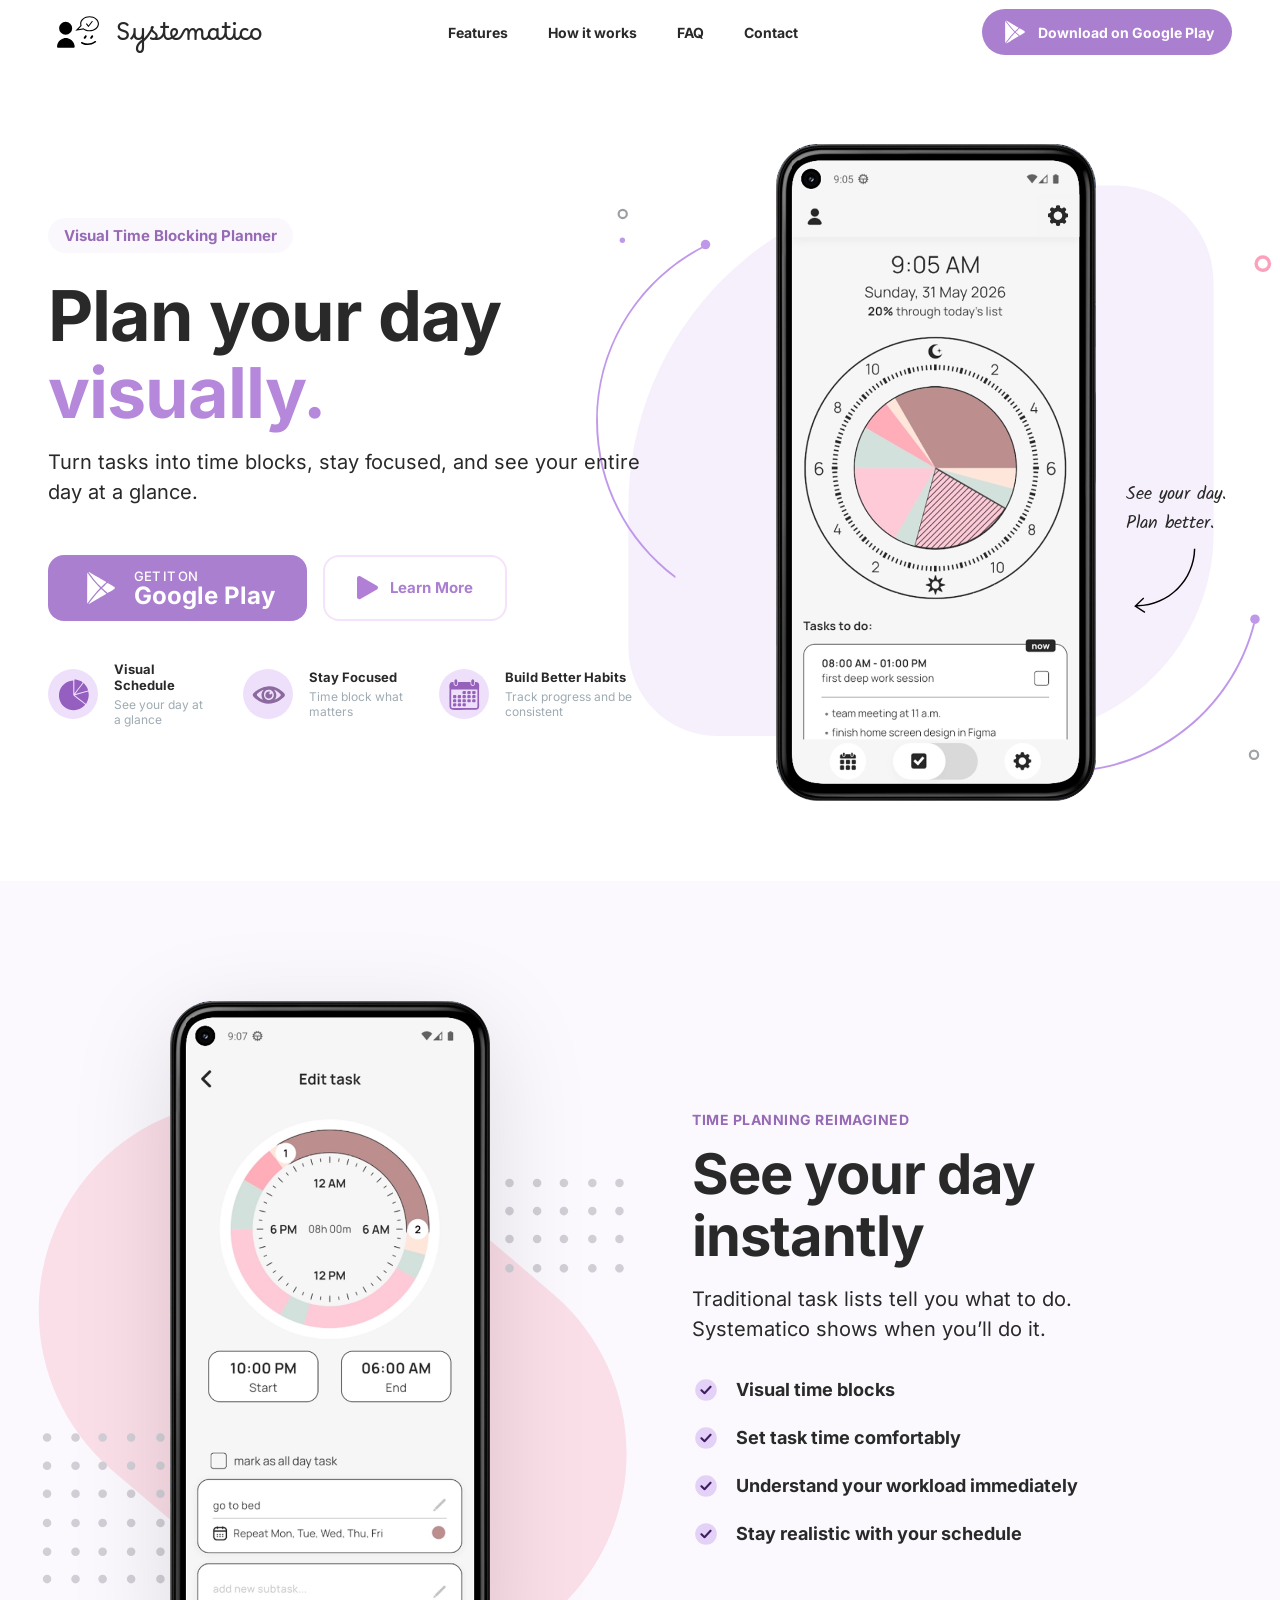
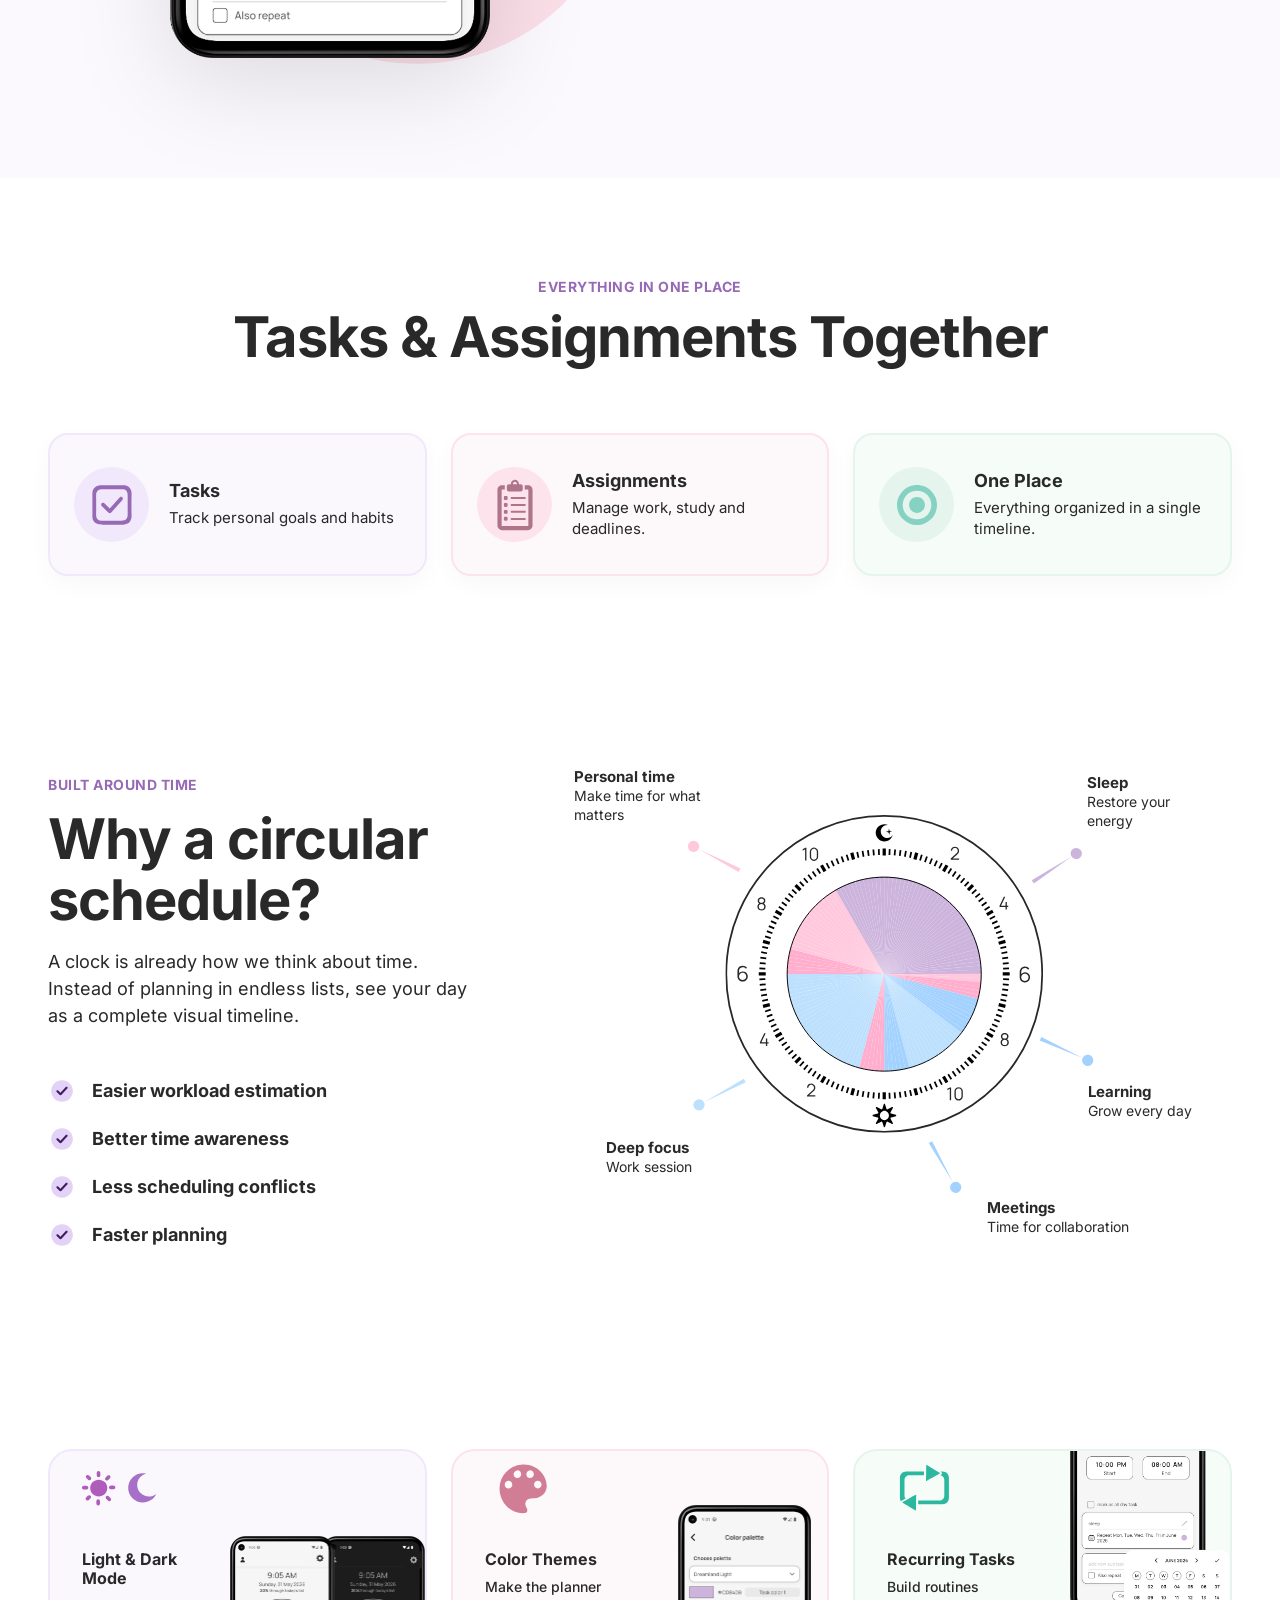
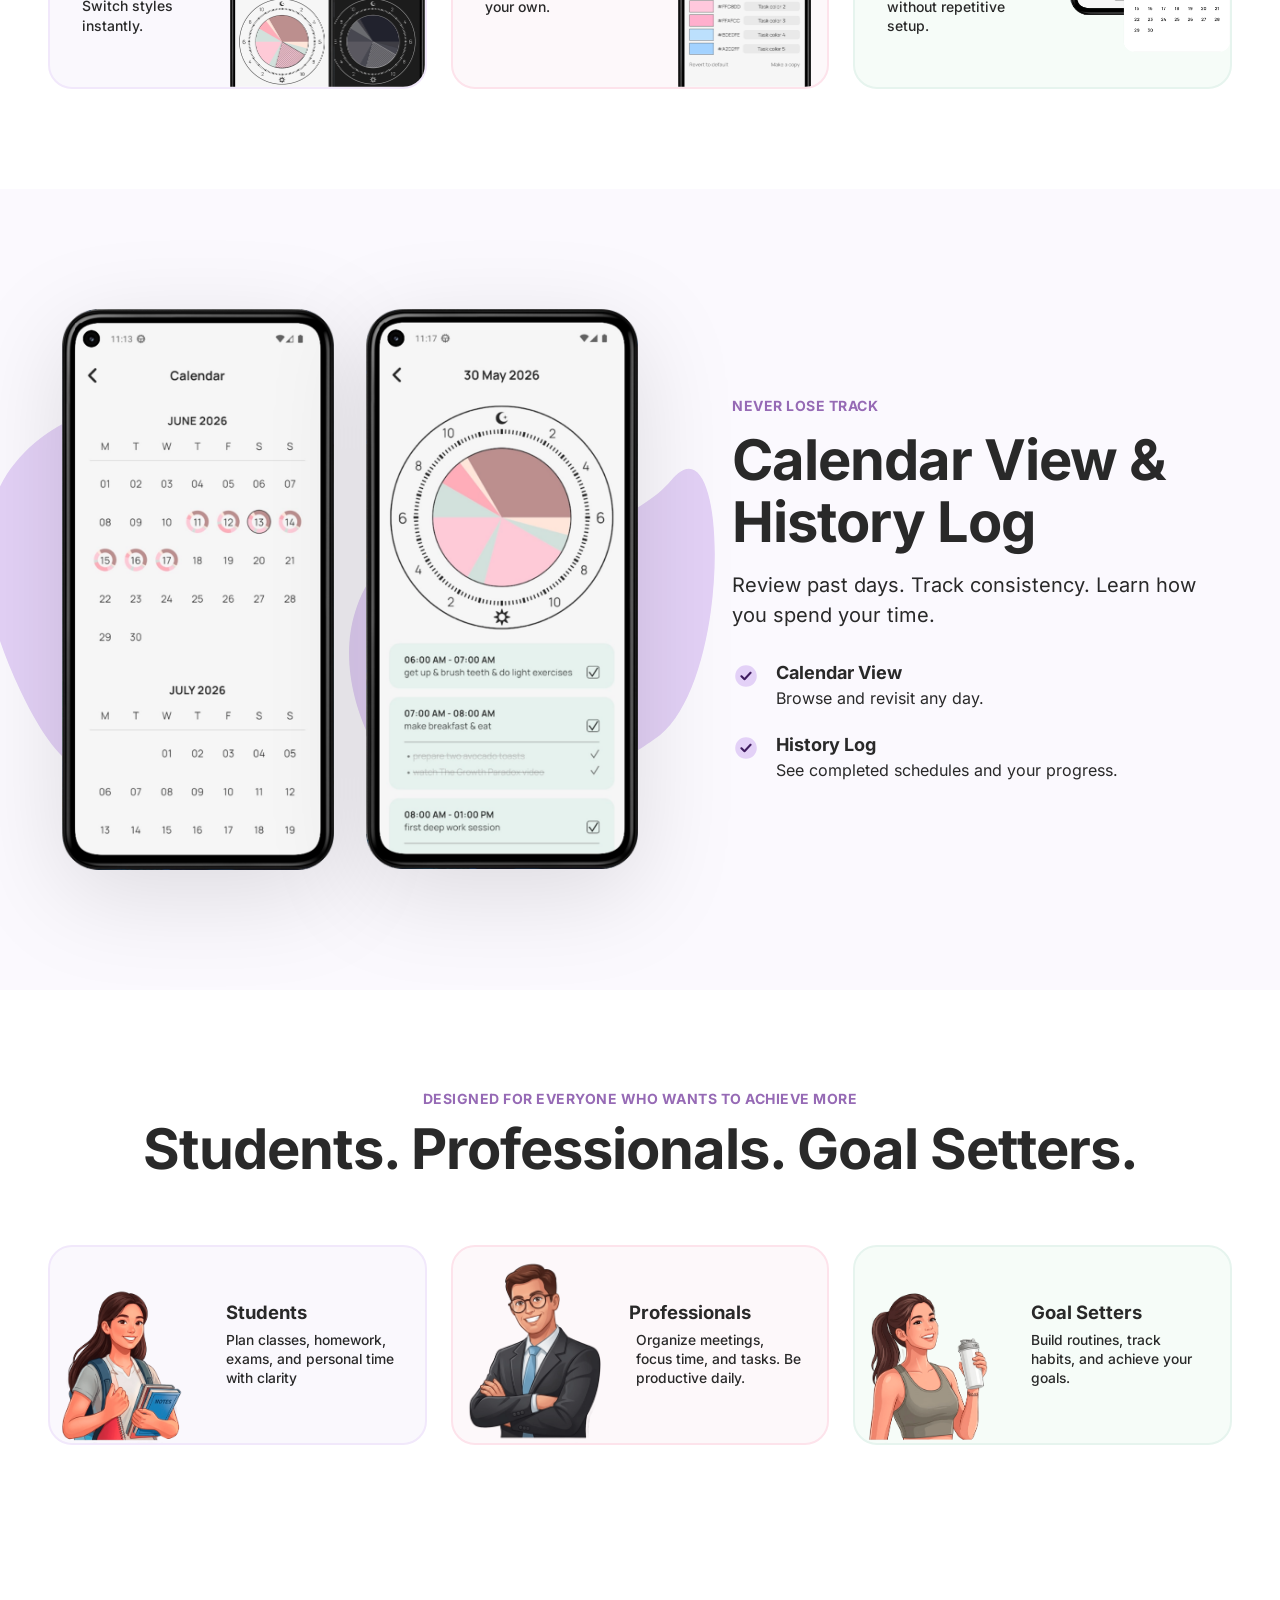
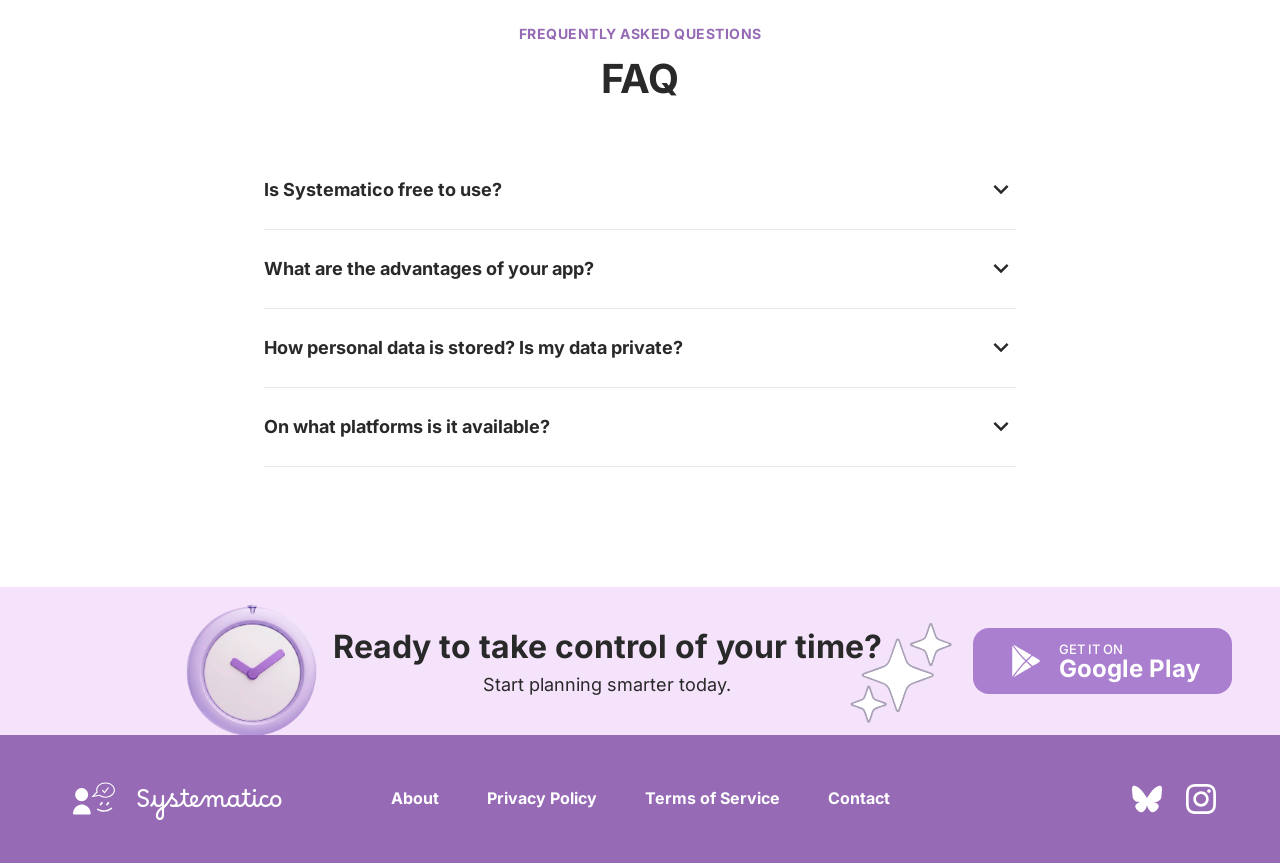
<file: index.html>
<!DOCTYPE html>
<html lang="en">
<head>
    <meta charset="UTF-8">
    <meta name="viewport" content="width=device-width, initial-scale=1.0">
    <meta name="color-scheme" content="light">

    <link rel="icon" type="image/png" href="assets/favicons/favicon-96x96.png" sizes="96x96" />
    <link rel="icon" type="image/svg+xml" href="assets/favicons/favicon.svg" />
    <link rel="apple-touch-icon" sizes="180x180" href="assets/favicons/apple-touch-icon.png" />
    <link rel="manifest" href="assets/favicons/site.webmanifest" />
    <link rel="shortcut icon" href="favicon.ico" />

    <title>Systematico</title>

    <link rel="preload" href="assets/fonts/inter-v20-cyrillic_latin-regular.woff2" as="font" type="font/woff2" crossorigin>
    <link rel="preload" href="assets/fonts/inter-v20-cyrillic_latin-500.woff2" as="font" type="font/woff2" crossorigin>
    <link rel="preload" href="assets/fonts/inter-v20-cyrillic_latin-700.woff2" as="font" type="font/woff2" crossorigin>

    <link rel="preload" href="assets/fonts/borel-v10-latin-regular.woff2" as="font" type="font/woff2" crossorigin>
    <link rel="preload" href="assets/fonts/kalam-v18-latin-regular.woff2" as="font" type="font/woff2" crossorigin>
    
    <link rel="stylesheet" href="css/global.css">
    <link rel="stylesheet" href="css/index.css">
</head>
<body>

    <header class="header">
    
        <a href="index.html" class="header__brand" aria-label="Systematico Home">
            <img class="header__logo-img" src="assets/images/logo.svg" width="60" height="60" alt="">
            <span class="header__title">Systematico</span>
        </a>

        <nav id="mobile-menu" class="header__navigation">
            <a href="#features" class="header__link">Features</a>
            <a href="#how-it-works" class="header__link">How it works</a>
            <a href="#faq" class="header__link">FAQ</a>
            <a href="#contact" class="header__link">Contact</a>
        </nav>

        <button class="download__btn download__btn--gpone" aria-label="Download">
            <img class="download__btn-img" src="assets/images/play-store-white.svg" width="30" height="30" alt="Google Play icon">
            <p class="download__btn__description">Download on Google Play</p>
        </button>

        <button class="header__burger-btn" aria-expanded="false" aria-controls="mobile-menu" aria-label="Open navigation menu">
            <img src="assets/images/burger_menu.svg" width="27" height="20" alt="" aria-hidden="true">
        </button>
        
    </header>
    
    <main class="main">

        <section class="plan-hero">
        
        <div class="plan-hero__text-content">
            
            <div class="plan-hero__header">
                <h4 class="plan-hero__subtitle">Visual Time Blocking Planner</h4>
                <h1 class="plan-hero__title">Plan your day <br><span style="color: var(--purple-500);">visually.</span></h1>
                <p class="plan-hero__description">Turn tasks into time blocks, stay focused, and see your entire day at a glance.</p>
            </div>

            <div class="plan-hero__actions">
                <a href="#" class="btn btn--google-play" aria-label="Download Systematico on Google Play">
                    <img class="download__btn-img" src="assets/images/play-store-white.svg" width="42" height="42" alt="" aria-hidden="true">
                    <div class="btn__text-group">
                        <span class="btn__text-small">GET IT ON</span>
                        <span class="btn__text-large">Google Play</span>
                    </div>
                </a>
                
                <a href="#learn-more" class="btn btn--learn-more">
                    <img src="assets/images/learn_more.svg" width="21" height="21" alt="" aria-hidden="true">
                    <span class="btn__text-default">Learn More</span>
                </a>
            </div>

            <ul class="plan-hero__features">
                <li class="feature-item">
                    <img class="feature-item__icon" src="assets/images/visual_schedule.svg" width="50" height="50" alt="" aria-hidden="true">
                    <div class="feature-item__text">
                        <h3 class="feature-item__title">Visual Schedule</h3>
                        <p class="feature-item__description">See your day at a glance</p>
                    </div>
                </li>
                <li class="feature-item">
                    <img class="feature-item__icon" src="assets/images/stay_focused.svg" width="50" height="50" alt="" aria-hidden="true">
                    <div class="feature-item__text">
                        <h3 class="feature-item__title">Stay Focused</h3>
                        <p class="feature-item__description">Time block what matters</p>
                    </div>
                </li>
                <li class="feature-item">
                    <img class="feature-item__icon" src="assets/images/build_better_habits.svg" width="50" height="50" alt="" aria-hidden="true">
                    <div class="feature-item__text">
                        <h3 class="feature-item__title">Build Better Habits</h3>
                        <p class="feature-item__description">Track progress and be consistent</p>
                    </div>
                </li>
            </ul>
            
        </div> 
        
        <div class="plan-hero__visual">
            
            <picture>
                <source media="(min-width: 1024px)" class="plan-hero__bg-graphic-desktop" srcset="assets/images/plan_your_day3.svg">
                <img class="plan-hero__bg-graphic" src="assets/images/plan_your_day_mobile.svg" width="375" height="475" alt="" aria-hidden="true">
            </picture>
            
            <img class="plan-hero__mockup" src="assets/images/phone_plan_your_day.png" width="248" height="509" alt="App interface displaying visual time blocks on a 24-hour circular dial">
            
            <p class="plan-hero__visual-caption">See your day.<br>Plan better.</p>

        </div>

    </section>

        <section class="feature-highlight" id="features">
    
            <div class="feature-highlight__content">
                <h3 class="feature-highlight__subtitle">TIME PLANNING REIMAGINED</h3>
                <h2 class="feature-highlight__title">See your day instantly</h2>
                <p class="feature-highlight__description">Traditional task lists tell you what to do. Systematico shows when you’ll do it.</p>
                
                <ul class="feature-highlight__checklist">
                    <li class="check-item">
                        <img class="check-item__icon" src="assets/images/check.svg" width="30" height="30" alt="" aria-hidden="true">
                        <span class="check-item__text">Visual time blocks</span>
                    </li>
                    <li class="check-item">
                        <img class="check-item__icon" src="assets/images/check.svg" width="30" height="30" alt="" aria-hidden="true">
                        <span class="check-item__text">Set task time comfortably</span>
                    </li>
                    <li class="check-item">
                        <img class="check-item__icon" src="assets/images/check.svg" width="30" height="30" alt="" aria-hidden="true">
                        <span class="check-item__text">Understand your workload immediately</span>
                    </li>
                    <li class="check-item">
                        <img class="check-item__icon" src="assets/images/check.svg" width="30" height="30" alt="" aria-hidden="true">
                        <span class="check-item__text">Stay realistic with your schedule</span>
                    </li>
                </ul>
            </div>

            <div class="feature-highlight__visual">
                <img class="feature-highlight__bg-graphic" src="assets/images/see_your_day_instantly.svg" width="459" height="459" alt="" aria-hidden="true">
                <img class="feature-highlight__mockup" src="assets/images/phone_see_your_day_instantly.png" width="247" height="509" alt="Systematico app screen editing a task on the circular 24-hour dial">
            </div>

        </section>

    <section class="features-overview">
    
        <div class="features-overview__header">
            <h3 class="features-overview__subtitle">EVERYTHING IN ONE PLACE</span>
            <h2 class="features-overview__title">Tasks & Assignments Together</h2>
        </div>

        <ul class="features-overview__cards">
            
            <li class="feature-card feature-card--tasks">
                <img class="feature-card__icon" src="assets/images/tasks.svg" width="75" height="75" alt="" aria-hidden="true">
                <div class="feature-card__text">
                    <h5 class="feature-card__title">Tasks</h5>
                    <p class="feature-card__description">Track personal goals and habits</p>
                </div>
            </li>

            <li class="feature-card feature-card--assignments">
                <img class="feature-card__icon" src="assets/images/assingments.svg" width="75" height="75" alt="" aria-hidden="true">
                <div class="feature-card__text">
                    <h5 class="feature-card__title">Assignments</h5>
                    <p class="feature-card__description">Manage work, study and deadlines.</p>
                </div>
            </li>

            <li class="feature-card feature-card--one-place">
                <img class="feature-card__icon" src="assets/images/one_place.svg" width="75" height="75" alt="" aria-hidden="true">
                <div class="feature-card__text">
                    <h5 class="feature-card__title">One Place</h5>
                    <p class="feature-card__description">Everything organized in a single timeline.</p>
                </div>
            </li>

        </ul>

    </section>

    <section class="circular-rationale" id="how-it-works">
    
        <div class="circular-rationale__header">
            <h3 class="circular-rationale__subtitle">BUILT AROUND TIME</h3>
            <h2 class="circular-rationale__title">Why a circular schedule?</h2>
            <p class="circular-rationale__description">A clock is already how we think about time. Instead of planning in endless lists, see your day as a complete visual timeline.</p>
        </div>

        <div class="circular-rationale__visual">
            
            <picture>
                <source media="(min-width: 750px)" srcset="assets/images/why_a_circular_schedule_desktop.svg">
                <img class="circular-rationale__clock-img" src="assets/images/why_a_circular_schedule_mobile.svg" width="316" height="316" alt="A 24-hour circular timeline visualizing tasks as colored blocks">
            </picture>

            <div class="circular-rationale__callouts" aria-hidden="true">
                <div class="callout callout--sleep">
                    <span class="callout__title">Sleep</span>
                    <span class="callout__text">Restore your<br>energy</span>
                </div>
                <div class="callout callout--learning">
                    <span class="callout__title">Learning</span>
                    <span class="callout__text">Grow every day</span>
                </div>
                <div class="callout callout--meetings">
                    <span class="callout__title">Meetings</span>
                    <span class="callout__text">Time for collaboration</span>
                </div>
                <div class="callout callout--focus">
                    <span class="callout__title">Deep focus</span>
                    <span class="callout__text">Work session</span>
                </div>
                <div class="callout callout--personal">
                    <span class="callout__title">Personal time</span>
                    <span class="callout__text">Make time for what<br>matters</span>
                </div>
            </div>

        </div>

        <ul class="circular-rationale__benefits">
            <li class="check-item">
                <img class="check-item__icon" src="assets/images/check.svg" width="30" height="30" alt="" aria-hidden="true">
                <span class="check-item__text">Easier workload estimation</span>
            </li>
            <li class="check-item">
                <img class="check-item__icon" src="assets/images/check.svg" width="30" height="30" alt="" aria-hidden="true">
                <span class="check-item__text">Better time awareness</span>
            </li>
            <li class="check-item">
                <img class="check-item__icon" src="assets/images/check.svg" width="30" height="30" alt="" aria-hidden="true">
                <span class="check-item__text">Less scheduling conflicts</span>
            </li>
            <li class="check-item">
                <img class="check-item__icon" src="assets/images/check.svg" width="30" height="30" alt="" aria-hidden="true">
                <span class="check-item__text">Faster planning</span>
            </li>
        </ul>

    </section>

    <section class="additional-features">
        <ul class="additional-features__grid">
            
            <li class="feature-card feature-card--light-dark">
                <div class="feature-card__content feature-card__content-highlight">
                    <img class="feature-card__icon" src="assets/images/light_dark_mode_icon.svg" width="54" height="25" alt="" aria-hidden="true">
                    <h5 class="feature-card__title feature-card__title-highlight">Light & Dark Mode</h5>
                    <p class="feature-card__description feature-card__description-highlight">Switch styles instantly.</p>
                </div>
                <img class="feature-card__mockup" src="assets/images/phone_light_dark_mode.png" width="195" height="150" alt="Systematico app shown in both light and dark modes side-by-side">
            </li>

            <li class="feature-card feature-card--recurring">
                <div class="feature-card__content">
                    <img class="feature-card__icon" src="assets/images/recurring_tasks_icon.svg" width="57" height="57" alt="" aria-hidden="true">
                    <h5 class="feature-card__title">Recurring Tasks</h5>
                    <p class="feature-card__description">Build routines without repetitive setup.</p>
                </div>
                <img class="feature-card__mockup feature-card__mockup-highlight" src="assets/images/phone_recurring_tasks.png" width="152" height="190" alt="Systematico app interface for setting up repeating tasks on specific days of the week">
            </li>

            <li class="feature-card feature-card--themes">
                <div class="feature-card__content">
                    <img class="feature-card__icon" src="assets/images/color_themes_icon.svg" width="36" height="37" alt="" aria-hidden="true">
                    <h5 class="feature-card__title">Color Themes</h5>
                    <p class="feature-card__description">Make the planner your own.</p>
                    <img class="feature-card__swatches" src="assets/images/color_themes_footer_icon.svg" alt="" aria-hidden="true">
                </div>
                <img class="feature-card__mockup" src="assets/images/phone_color_themes.png" width="133" height="182" alt="Systematico app color palette selection screen">
            </li>

        </ul>
    </section>

    <section class="history-tracking">
        
        <div class="history-tracking__content">
            <h3 class="history-tracking__subtitle">NEVER LOSE TRACK</h3>
            <h2 class="history-tracking__title">Calendar View & History Log</h2>
            <p class="history-tracking__description">Review past days. Track consistency. Learn how you spend your time.</p>
            
            <ul class="history-tracking__features">
                <li class="check-feature">
                    <img class="check-feature__icon" src="assets/images/check.svg" width="30" height="30" alt="" aria-hidden="true">
                    <div class="check-feature__text">
                        <h5 class="check-feature__title">Calendar View</h5>
                        <p class="check-feature__description">Browse and revisit any day.</p>
                    </div>
                </li>
                <li class="check-feature">
                    <img class="check-feature__icon" src="assets/images/check.svg" width="30" height="30" alt="" aria-hidden="true">
                    <div class="check-feature__text">
                        <h5 class="check-feature__title">History Log</h5>
                        <p class="check-feature__description">See completed schedules and your progress.</p>
                    </div>
                </li>
            </ul>
        </div>

        <div class="history-tracking__visual">
            
            <picture>
                <source media="(min-width: 750px)" srcset="assets/images/calendar_view_history_log_desktop.svg">
                <img class="history-tracking__bg" src="assets/images/calendar_view_history_log_mobile.svg" width="364" height="494" alt="" aria-hidden="true">
            </picture>

            <img class="history-tracking__phone history-tracking__phone--calendar" src="assets/images/phone_calendar_view.png" width="246" height="508" alt="Systematico calendar view showing habit consistency rings">
            <img class="history-tracking__phone history-tracking__phone--history" src="assets/images/phone_history_log.png" width="296" height="610" alt="Systematico daily history log displaying a completed circular schedule">
            
        </div>

    </section>

    <section class="target-audience">
        
        <div class="target-audience__header">
            <h3 class="target-audience__subtitle">DESIGNED FOR EVERYONE WHO WANTS TO ACHIEVE MORE</h3>
            <h2 class="target-audience__title">Students. Professionals. Goal Setters.</h2>
        </div>

        <ul class="target-audience__cards">
            
            <li class="audience-card audience-card--students">
                <div class="audience-card__text">
                    <h5 class="audience-card__title">Students</h5>
                    <p class="audience-card__description">Plan classes, homework, exams, and personal time with clarity</p>
                </div>
                <img class="audience-card__image" src="assets/images/students.png" width="126" height="136" alt="Illustration of a smiling student holding books">
            </li>

            <li class="audience-card audience-card--professionals">
                <div class="audience-card__text">
                    <h5 class="audience-card__title">Professionals</h5>
                    <p class="audience-card__description audience-card__description-highlight">Organize meetings, focus time, and tasks. Be productive daily.</p>
                </div>
                <img class="audience-card__image" src="assets/images/professionals.png" width="129" height="150" alt="Illustration of a professional in a suit smiling">
            </li>

            <li class="audience-card audience-card--goal-setters">
                <div class="audience-card__text">
                    <h5 class="audience-card__title">Goal Setters</h5>
                    <p class="audience-card__description">Build routines, track habits, and achieve your goals.</p>
                </div>
                <img class="audience-card__image" src="assets/images/goal_setters.png" width="125" height="139" alt="Illustration of a fit woman holding a shaker bottle">
            </li>

        </ul>
    </section>

    <section class="faq" id="faq">
        
        <div class="faq__header">
            <h3 class="faq__subtitle">FREQUENTLY ASKED QUESTIONS</h3>
            <h2 class="faq__title">FAQ</h2>
        </div>

        <ul class="faq__list">
            
            <li class="faq-item">
                <button class="faq-item__header" aria-expanded="false">
                    <h5 class="faq-item__question">Is Systematico free to use?</h5>
                    <img class="faq-item__icon" src="assets/images/keyboard_arrow_down.svg" width="30" height="30" alt="" aria-hidden="true">
                </button>
                <div class="faq-item__content">
                    <div class="faq-item__inner">
                        <p>Yes. Systematico is completely free to use, with all core features available at no cost.</p>
                    </div>
                </div>
            </li>

            <li class="faq-item">
                <button class="faq-item__header" aria-expanded="false">
                    <h5 class="faq-item__question">What are the advantages of your app?</h5>
                    <img class="faq-item__icon" src="assets/images/keyboard_arrow_down.svg" width="30" height="30" alt="" aria-hidden="true">
                </button>
                <div class="faq-item__content">
                    <div class="faq-item__inner">
                        <p>Systematico helps you visualize your entire day using a unique 24-hour clock dial. Unlike traditional to-do lists, you can assign specific time blocks to tasks and instantly see how your schedule is distributed throughout the day. This makes planning more realistic, organized, and intuitive.</p>
                    </div>
                </div>
            </li>

            <li class="faq-item">
                <button class="faq-item__header" aria-expanded="false">
                    <h5 class="faq-item__question">How personal data is stored? Is my data private?</h5>
                    <img class="faq-item__icon" src="assets/images/keyboard_arrow_down.svg" width="30" height="30" alt="" aria-hidden="true">
                </button>
                <div class="faq-item__content">
                    <div class="faq-item__inner">
                        <p>Yes. Your data is stored locally on your device, meaning it remains under your control and is not uploaded to external servers. Only you have access to your schedules, tasks, and personal information.</p>
                    </div>
                </div>
            </li>

            <li class="faq-item">
                <button class="faq-item__header" aria-expanded="false">
                    <h5 class="faq-item__question">On what platforms is it available?</h5>
                    <img class="faq-item__icon" src="assets/images/keyboard_arrow_down.svg" width="30" height="30" alt="" aria-hidden="true">
                </button>
                <div class="faq-item__content">
                    <div class="faq-item__inner">
                        <p>Systematico is currently available for Android devices through Google Play. A desktop version is in development. Support for iPhone and iOS is not planned for the near future.</p>
                    </div>
                </div>
            </li>

        </ul>
    </section>

    <section class="cta-banner">
        
        <div class="cta-banner__content">
            <h2 class="cta-banner__title">Ready to take control of your time?</h2>
            <p class="cta-banner__subtitle">Start planning smarter today.</p>
        </div>

        <!-- <img class="cta-banner__graphic cta-banner__graphic--clock cta-banner__graphic--clock-background" src="assets/images/background-clock.svg" width="192" height="180" alt="Clock image" aria-hidden="true"> -->
        <img class="cta-banner__graphic cta-banner__graphic--clock" src="assets/images/clock_image-cropped.png" width="192" height="180" alt="Clock image" aria-hidden="true">
        <img class="cta-banner__graphic cta-banner__graphic--stars" src="assets/images/stars.svg" width="123" height="123" alt="Stars image" aria-hidden="true">

        <a href="#" class="btn btn--google-play cta-banner__btn" aria-label="Download Systematico on Google Play">
            <img class="download__btn-img" src="assets/images/play-store-white.svg" width="42" height="42" alt="" aria-hidden="true">
            <div class="btn__text-group">
                <span class="btn__text-small">GET IT ON</span>
                <span class="btn__text-large">Google Play</span>
            </div>
        </a>

    </section>

    </main>

    <footer class="footer" id="contact">
        
        <a href="index.html" class="footer__brand" aria-label="Systematico Home">
            <img class="footer__logo" src="assets/images/logo-white.svg" width="60" height="60" alt="" aria-hidden="true">
            <span class="footer__title">Systematico</span>
        </a>

        <nav class="footer__nav" aria-label="Footer Navigation">
            <a href="about.html" class="footer__link">About</a>
            <a href="privacy-policy.html" class="footer__link">Privacy Policy</a>
            <a href="terms-of-service.html" class="footer__link">Terms of Service</a>
            <a href="contact.html" class="footer__link">Contact</a>
        </nav>

        <div class="footer__socials">
            <a href="https://bsky.app/profile/systematico.bsky.social" class="social-link" target="_blank" rel="noopener noreferrer">
                <img src="assets/images/bluesky.svg" width="30" height="30" alt="Systematico on Bluesky">
            </a>
            <a href="https://www.instagram.com/systematicoapp/" class="social-link" target="_blank" rel="noopener noreferrer">
                <img src="assets/images/icon-instagram.svg" width="30" height="30" alt="Systematico on Instagram">
            </a>
        </div>

    </footer>

    <script src="app.js"></script>

</body>
</html>
</file>
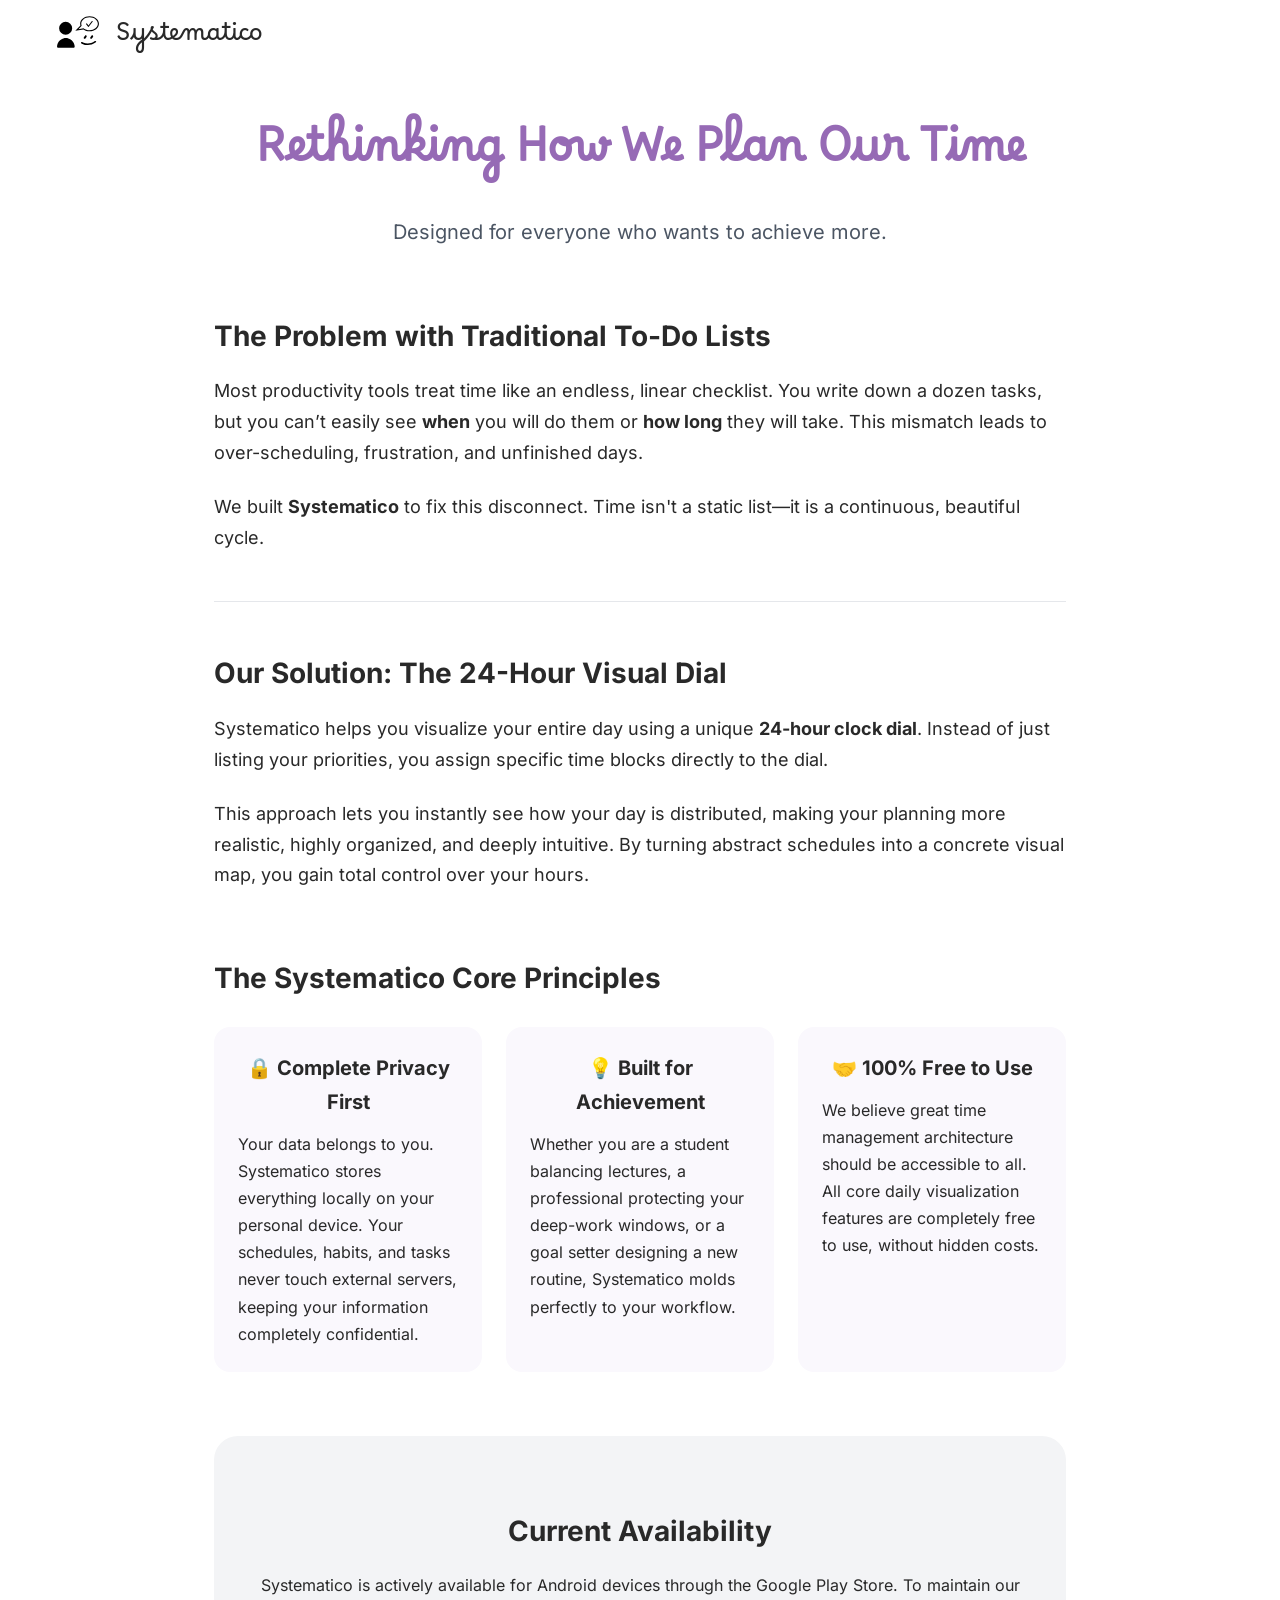
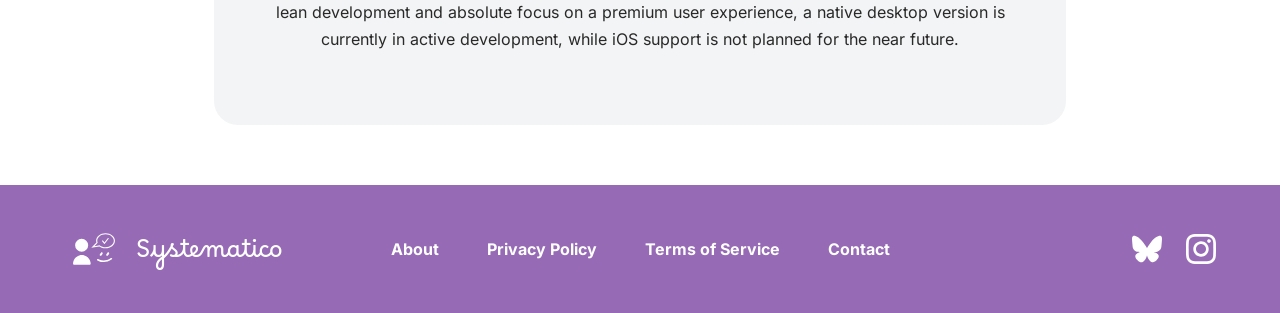
<file: about.html>
<!DOCTYPE html>
<html lang="en">
<head>
    <meta charset="UTF-8">
    <meta name="viewport" content="width=device-width, initial-scale=1.0">
    <meta name="color-scheme" content="light">

    <link rel="icon" type="image/png" href="assets/favicons/favicon-96x96.png" sizes="96x96" />
    <link rel="icon" type="image/svg+xml" href="assets/favicons/favicon.svg" />
    <link rel="apple-touch-icon" sizes="180x180" href="assets/favicons/apple-touch-icon.png" />
    <link rel="manifest" href="assets/favicons/site.webmanifest" />
    <link rel="shortcut icon" href="favicon.ico" />

    <title>Systematico</title>

    <link rel="preload" href="assets/fonts/inter-v20-cyrillic_latin-regular.woff2" as="font" type="font/woff2" crossorigin>
    <link rel="preload" href="assets/fonts/inter-v20-cyrillic_latin-500.woff2" as="font" type="font/woff2" crossorigin>
    <link rel="preload" href="assets/fonts/inter-v20-cyrillic_latin-700.woff2" as="font" type="font/woff2" crossorigin>

    <link rel="preload" href="assets/fonts/borel-v10-latin-regular.woff2" as="font" type="font/woff2" crossorigin>
    <link rel="preload" href="assets/fonts/kalam-v18-latin-regular.woff2" as="font" type="font/woff2" crossorigin>
    
    <link rel="stylesheet" href="css/global.css">
    <link rel="stylesheet" href="css/about.css">
</head>
<body>

    <header class="header">
    
        <a href="index.html" class="header__brand" aria-label="Systematico Home">
            <img class="header__logo-img" src="assets/images/logo.svg" width="60" height="60" alt="">
            <span class="header__title">Systematico</span>
        </a>
        
    </header>

    <main class="about-page">
        
        <section class="about-hero">
            <h1 class="about-hero__title">Rethinking How We Plan Our Time</h1>
            <p class="about-hero__subtitle">Designed for everyone who wants to achieve more.</p>
        </section>

        <section class="about-content">
            <div class="about-content__container">
                <h2>The Problem with Traditional To-Do Lists</h2>
                <p>
                    Most productivity tools treat time like an endless, linear checklist. You write down a dozen tasks, but you can’t easily see <strong>when</strong> you will do them or <strong>how long</strong> they will take. This mismatch leads to over-scheduling, frustration, and unfinished days. 
                </p>
                <p>
                    We built <strong>Systematico</strong> to fix this disconnect. Time isn't a static list—it is a continuous, beautiful cycle.
                </p>

                <hr class="about-divider">

                <h2>Our Solution: The 24-Hour Visual Dial</h2>
                <p>
                    Systematico helps you visualize your entire day using a unique <strong>24-hour clock dial</strong>. Instead of just listing your priorities, you assign specific time blocks directly to the dial. 
                </p>
                <p>
                    This approach lets you instantly see how your day is distributed, making your planning more realistic, highly organized, and deeply intuitive. By turning abstract schedules into a concrete visual map, you gain total control over your hours.
                </p>
            </div>
        </section>

        <section class="about-values">
            <h2>The Systematico Core Principles</h2>
            <div class="values-grid">
                <div class="value-card">
                    <h3>🔒 Complete Privacy First</h3>
                    <p>Your data belongs to you. Systematico stores everything locally on your personal device. Your schedules, habits, and tasks never touch external servers, keeping your information completely confidential.</p>
                </div>
                <div class="value-card">
                    <h3>💡 Built for Achievement</h3>
                    <p>Whether you are a student balancing lectures, a professional protecting your deep-work windows, or a goal setter designing a new routine, Systematico molds perfectly to your workflow.</p>
                </div>
                <div class="value-card">
                    <h3>🤝 100% Free to Use</h3>
                    <p>We believe great time management architecture should be accessible to all. All core daily visualization features are completely free to use, without hidden costs.</p>
                </div>
            </div>
        </section>

        <section class="about-status">
            <h2>Current Availability</h2>
            <p>Systematico is actively available for Android devices through the Google Play Store. To maintain our lean development and absolute focus on a premium user experience, a native desktop version is currently in active development, while iOS support is not planned for the near future.</p>
        </section>

    </main>

   <footer class="footer" id="contact">
        
        <a href="index.html" class="footer__brand" aria-label="Systematico Home">
            <img class="footer__logo" src="assets/images/logo-white.svg" width="60" height="60" alt="" aria-hidden="true">
            <span class="footer__title">Systematico</span>
        </a>

        <nav class="footer__nav" aria-label="Footer Navigation">
            <a href="about.html" class="footer__link">About</a>
            <a href="privacy-policy.html" class="footer__link">Privacy Policy</a>
            <a href="terms-of-service.html" class="footer__link">Terms of Service</a>
            <a href="contact.html" class="footer__link">Contact</a>
        </nav>

        <div class="footer__socials">
            <a href="https://bsky.app/profile/systematico.bsky.social" class="social-link" target="_blank" rel="noopener noreferrer">
                <img src="assets/images/bluesky.svg" width="30" height="30" alt="Systematico on Bluesky">
            </a>
            <a href="https://www.instagram.com/systematicoapp/" class="social-link" target="_blank" rel="noopener noreferrer">
                <img src="assets/images/icon-instagram.svg" width="30" height="30" alt="Systematico on Instagram">
            </a>
        </div>

    </footer>
</body>
</html>
</file>
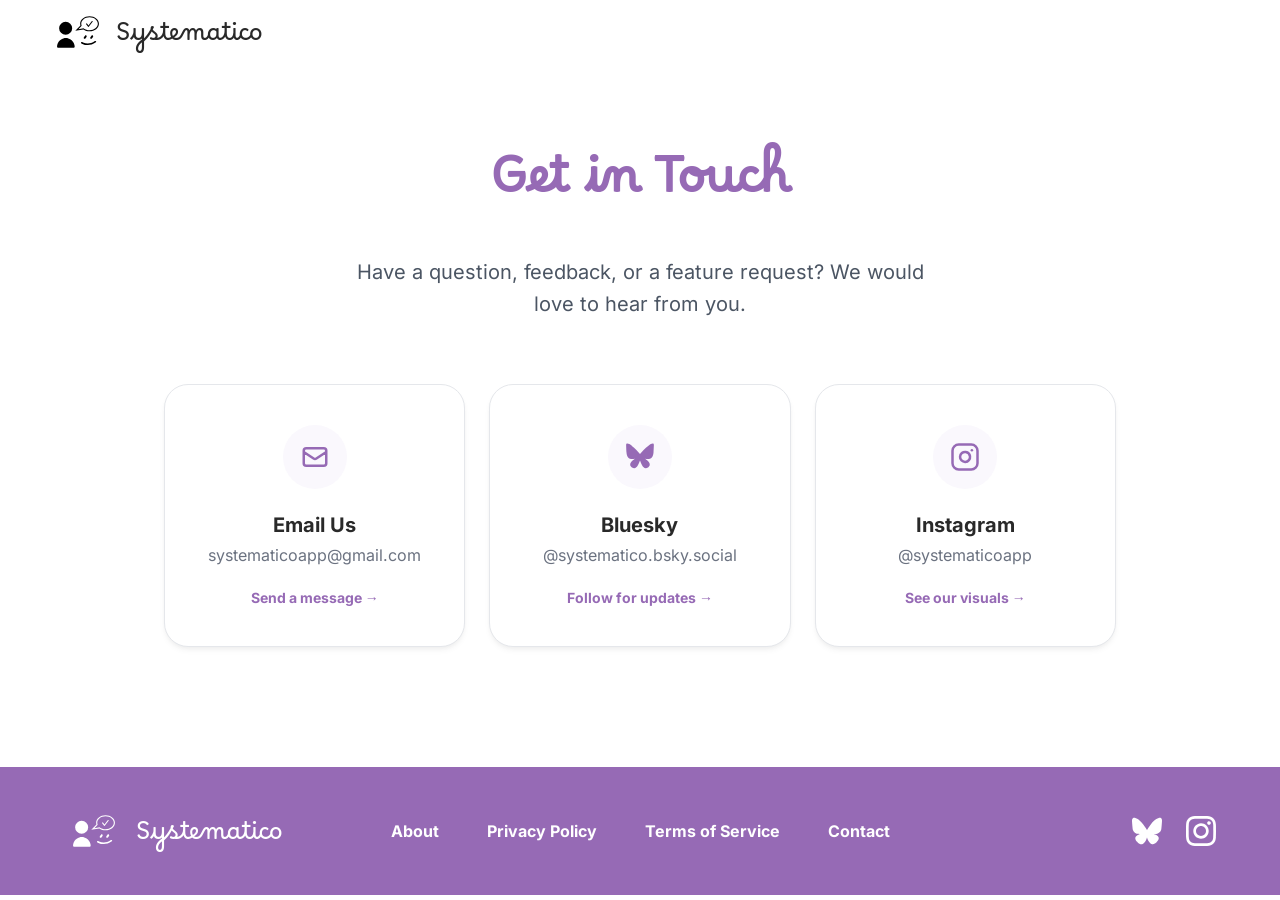
<file: contact.html>
<!DOCTYPE html>
<html lang="en">
<head>
    <meta charset="UTF-8">
    <meta name="viewport" content="width=device-width, initial-scale=1.0">
    <meta name="color-scheme" content="light">

    <link rel="icon" type="image/png" href="assets/favicons/favicon-96x96.png" sizes="96x96" />
    <link rel="icon" type="image/svg+xml" href="assets/favicons/favicon.svg" />
    <link rel="apple-touch-icon" sizes="180x180" href="assets/favicons/apple-touch-icon.png" />
    <link rel="manifest" href="assets/favicons/site.webmanifest" />
    <link rel="shortcut icon" href="favicon.ico" />

    <title>Systematico</title>

    <link rel="preload" href="assets/fonts/inter-v20-cyrillic_latin-regular.woff2" as="font" type="font/woff2" crossorigin>
    <link rel="preload" href="assets/fonts/inter-v20-cyrillic_latin-500.woff2" as="font" type="font/woff2" crossorigin>
    <link rel="preload" href="assets/fonts/inter-v20-cyrillic_latin-700.woff2" as="font" type="font/woff2" crossorigin>

    <link rel="preload" href="assets/fonts/borel-v10-latin-regular.woff2" as="font" type="font/woff2" crossorigin>
    <link rel="preload" href="assets/fonts/kalam-v18-latin-regular.woff2" as="font" type="font/woff2" crossorigin>
    
    <link rel="stylesheet" href="css/global.css">
    <link rel="stylesheet" href="css/contact.css">
</head>
<body>

        <header class="header">
        
            <a href="index.html" class="header__brand" aria-label="Systematico Home">
                <img class="header__logo-img" src="assets/images/logo.svg" width="60" height="60" alt="">
                <span class="header__title">Systematico</span>
            </a>
            
        </header>

        <main class="contact-page">
        
        <section class="contact-hero">
            <h1 class="contact-hero__title">Get in Touch</h1>
            <p class="contact-hero__subtitle">Have a question, feedback, or a feature request? We would love to hear from you.</p>
        </section>

        <section class="contact-methods">
            <div class="contact-grid">
                
                <a href="mailto:systematicoapp@gmail.com" class="contact-card" id="email-card">
                    <div class="contact-card__icon-wrapper">
                        <svg class="contact-card__icon" fill="none" stroke="currentColor" viewBox="0 0 24 24" xmlns="http://www.w3.org/2000/svg"><path stroke-linecap="round" stroke-linejoin="round" stroke-width="2" d="M3 8l7.89 5.26a2 2 0 002.22 0L21 8M5 19h14a2 2 0 002-2V7a2 2 0 00-2-2H5a2 2 0 00-2 2v10a2 2 0 002 2z"></path></svg>
                    </div>
                    <h2 class="contact-card__title">Email Us</h2>
                    <p class="contact-card__detail">systematicoapp@gmail.com</p>
                    <!-- Add a specific class to the action text span below -->
                    <span class="contact-card__action contact-card__action-text">Send a message &rarr;</span>
                </a>

                <!-- Bluesky Card -->
                <a href="https://bsky.app/profile/systematico.bsky.social" target="_blank" rel="noopener noreferrer" class="contact-card">
                    <div class="contact-card__icon-wrapper">
                        <!-- Clean, inline Bluesky SVG -->
                        <svg class="contact-card__icon" viewBox="0 0 512 512" width="32" height="32" fill="currentColor" xmlns="http://www.w3.org/2000/svg">
                            <path d="M111.8 62.2C170.2 105.9 226.4 169.7 256 203c29.6-33.3 85.8-97.1 144.2-140.8C446.6 29.2 492.5 8.5 492.5 53.4c0 10.3-3.1 82.6-5 115.8-6.1 106.5-54.8 132.3-144.7 116.3 82.3 54.4 102.8 107.5 56.4 143.6-83 64.6-121.7-53.9-143.2-111.9-21.5 57.9-60.2 176.5-143.2 111.9-46.4-36.2-25.9-89.2 56.4-143.6-89.9 16-138.6-9.8-144.7-116.3-1.9-33.2-5-105.5-5-115.8 0-45 45.9-24.2 99.2 8.8z"/>
                        </svg>
                    </div>
                    <h2 class="contact-card__title">Bluesky</h2>
                    <p class="contact-card__detail">@systematico.bsky.social</p>
                    <span class="contact-card__action">Follow for updates &rarr;</span>
                </a>

                <!-- Instagram Card -->
                <a href="https://www.instagram.com/systematicoapp/" target="_blank" rel="noopener noreferrer" class="contact-card">
                    <div class="contact-card__icon-wrapper">
                        <!-- Clean, inline Instagram SVG -->
                        <svg class="contact-card__icon" viewBox="0 0 24 24" width="32" height="32" fill="none" stroke="currentColor" stroke-width="2" stroke-linecap="round" stroke-linejoin="round" xmlns="http://www.w3.org/2000/svg">
                            <rect x="2" y="2" width="20" height="20" rx="5" ry="5"></rect>
                            <path d="M16 11.37A4 4 0 1 1 12.63 8 4 4 0 0 1 16 11.37z"></path>
                            <line x1="17.5" y1="6.5" x2="17.51" y2="6.5"></line>
                        </svg>
                    </div>
                    <h2 class="contact-card__title">Instagram</h2>
                    <p class="contact-card__detail">@systematicoapp</p>
                    <span class="contact-card__action">See our visuals &rarr;</span>
                </a>

            </div>
        </section>

    </main>

       <footer class="footer" id="contact">
        
        <a href="index.html" class="footer__brand" aria-label="Systematico Home">
            <img class="footer__logo" src="assets/images/logo-white.svg" width="60" height="60" alt="" aria-hidden="true">
            <span class="footer__title">Systematico</span>
        </a>

        <nav class="footer__nav" aria-label="Footer Navigation">
            <a href="about.html" class="footer__link">About</a>
            <a href="privacy-policy.html" class="footer__link">Privacy Policy</a>
            <a href="terms-of-service.html" class="footer__link">Terms of Service</a>
            <a href="contact.html" class="footer__link">Contact</a>
        </nav>

        <div class="footer__socials">
            <a href="https://bsky.app/profile/systematico.bsky.social" class="social-link" target="_blank" rel="noopener noreferrer">
                <img src="assets/images/bluesky.svg" width="30" height="30" alt="Systematico on Bluesky">
            </a>
            <a href="https://www.instagram.com/systematicoapp/" class="social-link" target="_blank" rel="noopener noreferrer">
                <img src="assets/images/icon-instagram.svg" width="30" height="30" alt="Systematico on Instagram">
            </a>
        </div>

    </footer>

    <script src="app.js"></script>
</body>
</html>
</file>
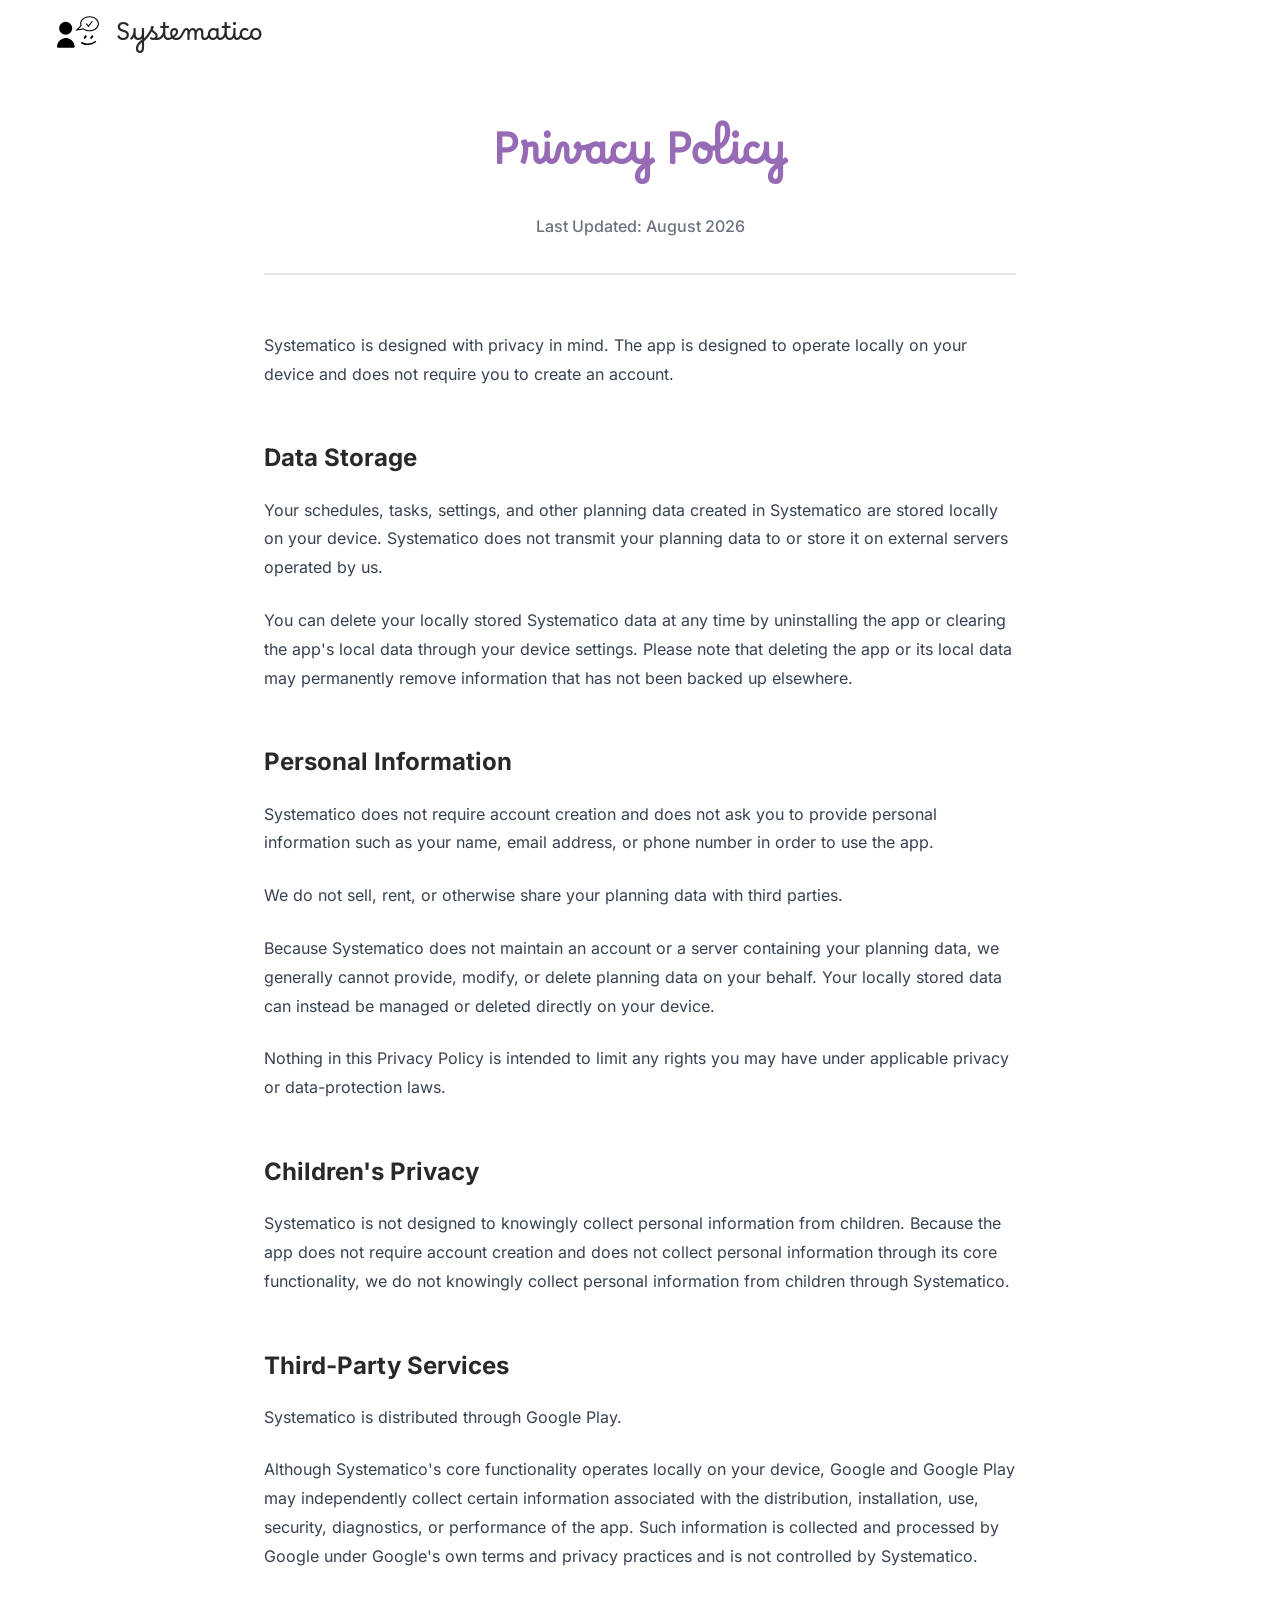
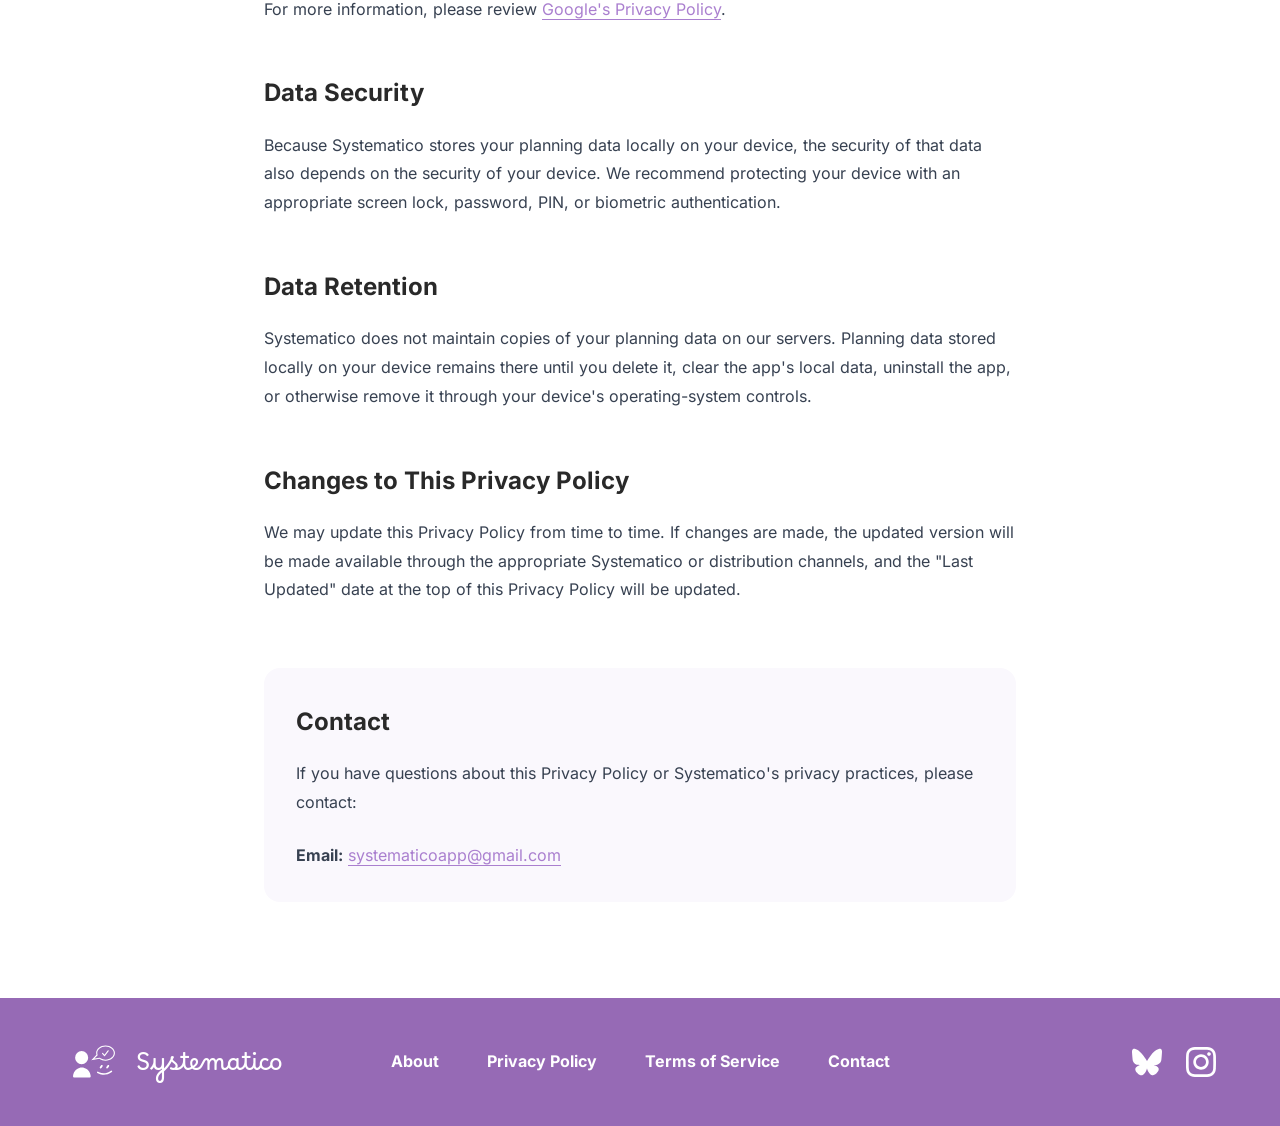
<file: privacy-policy.html>
<!DOCTYPE html>
<html lang="en">
<head>
    <meta charset="UTF-8">
    <meta name="viewport" content="width=device-width, initial-scale=1.0">
    <meta name="color-scheme" content="light">

    <link rel="icon" type="image/png" href="assets/favicons/favicon-96x96.png" sizes="96x96" />
    <link rel="icon" type="image/svg+xml" href="assets/favicons/favicon.svg" />
    <link rel="apple-touch-icon" sizes="180x180" href="assets/favicons/apple-touch-icon.png" />
    <link rel="manifest" href="assets/favicons/site.webmanifest" />
    <link rel="shortcut icon" href="favicon.ico" />

    <title>Systematico</title>

    <link rel="preload" href="assets/fonts/inter-v20-cyrillic_latin-regular.woff2" as="font" type="font/woff2" crossorigin>
    <link rel="preload" href="assets/fonts/inter-v20-cyrillic_latin-500.woff2" as="font" type="font/woff2" crossorigin>
    <link rel="preload" href="assets/fonts/inter-v20-cyrillic_latin-700.woff2" as="font" type="font/woff2" crossorigin>

    <link rel="preload" href="assets/fonts/borel-v10-latin-regular.woff2" as="font" type="font/woff2" crossorigin>
    <link rel="preload" href="assets/fonts/kalam-v18-latin-regular.woff2" as="font" type="font/woff2" crossorigin>
    
    <link rel="stylesheet" href="css/global.css">
    <link rel="stylesheet" href="css/privacy.css">
</head>
<body>

    <header class="header">
    
        <a href="index.html" class="header__brand" aria-label="Systematico Home">
            <img class="header__logo-img" src="assets/images/logo.svg" width="60" height="60" alt="">
            <span class="header__title">Systematico</span>
        </a>
        
    </header>

    <main class="legal-page">

        <header class="legal-header">
            <h1 class="legal-header__title">Privacy Policy</h1>
            <p class="legal-header__date">Last Updated: August 2026</p>
        </header>

<section class="legal-content">
    
    <p class="legal-intro">Systematico is designed with privacy in mind. The app is designed to operate locally on your device and does not require you to create an account.</p>

    <h2>Data Storage</h2>
    <p>Your schedules, tasks, settings, and other planning data created in Systematico are stored locally on your device. Systematico does not transmit your planning data to or store it on external servers operated by us.</p>
    <p>You can delete your locally stored Systematico data at any time by uninstalling the app or clearing the app's local data through your device settings. Please note that deleting the app or its local data may permanently remove information that has not been backed up elsewhere.</p>

    <h2>Personal Information</h2>
    <p>Systematico does not require account creation and does not ask you to provide personal information such as your name, email address, or phone number in order to use the app.</p>
    <p>We do not sell, rent, or otherwise share your planning data with third parties.</p>
    <p>Because Systematico does not maintain an account or a server containing your planning data, we generally cannot provide, modify, or delete planning data on your behalf. Your locally stored data can instead be managed or deleted directly on your device.</p>
    <p>Nothing in this Privacy Policy is intended to limit any rights you may have under applicable privacy or data-protection laws.</p>

    <h2>Children's Privacy</h2>
    <p>Systematico is not designed to knowingly collect personal information from children. Because the app does not require account creation and does not collect personal information through its core functionality, we do not knowingly collect personal information from children through Systematico.</p>

    <h2>Third-Party Services</h2>
    <p>Systematico is distributed through Google Play.</p>
    <p>Although Systematico's core functionality operates locally on your device, Google and Google Play may independently collect certain information associated with the distribution, installation, use, security, diagnostics, or performance of the app. Such information is collected and processed by Google under Google's own terms and privacy practices and is not controlled by Systematico.</p>
    <p>For more information, please review <a href="https://policies.google.com/privacy" target="_blank" rel="noopener noreferrer">Google's Privacy Policy</a>.</p>

    <h2>Data Security</h2>
    <p>Because Systematico stores your planning data locally on your device, the security of that data also depends on the security of your device. We recommend protecting your device with an appropriate screen lock, password, PIN, or biometric authentication.</p>

    <h2>Data Retention</h2>
    <p>Systematico does not maintain copies of your planning data on our servers. Planning data stored locally on your device remains there until you delete it, clear the app's local data, uninstall the app, or otherwise remove it through your device's operating-system controls.</p>

    <h2>Changes to This Privacy Policy</h2>
    <p>We may update this Privacy Policy from time to time. If changes are made, the updated version will be made available through the appropriate Systematico or distribution channels, and the "Last Updated" date at the top of this Privacy Policy will be updated.</p>

    <div class="legal-contact">
        <h2>Contact</h2>
        <p>If you have questions about this Privacy Policy or Systematico's privacy practices, please contact:</p>
        <p><strong>Email:</strong> <a href="mailto:systematicoapp@gmail.com">systematicoapp@gmail.com</a></p>
    </div>

</section>

    </main>

   <footer class="footer" id="contact">
        
        <a href="index.html" class="footer__brand" aria-label="Systematico Home">
            <img class="footer__logo" src="assets/images/logo-white.svg" width="60" height="60" alt="" aria-hidden="true">
            <span class="footer__title">Systematico</span>
        </a>

        <nav class="footer__nav" aria-label="Footer Navigation">
            <a href="about.html" class="footer__link">About</a>
            <a href="privacy-policy.html" class="footer__link">Privacy Policy</a>
            <a href="terms-of-service.html" class="footer__link">Terms of Service</a>
            <a href="contact.html" class="footer__link">Contact</a>
        </nav>

        <div class="footer__socials">
            <a href="https://bsky.app/profile/systematico.bsky.social" class="social-link" target="_blank" rel="noopener noreferrer">
                <img src="assets/images/bluesky.svg" width="30" height="30" alt="Systematico on Bluesky">
            </a>
            <a href="https://www.instagram.com/systematicoapp/" class="social-link" target="_blank" rel="noopener noreferrer">
                <img src="assets/images/icon-instagram.svg" width="30" height="30" alt="Systematico on Instagram">
            </a>
        </div>

    </footer>
</body>
</html>
</file>
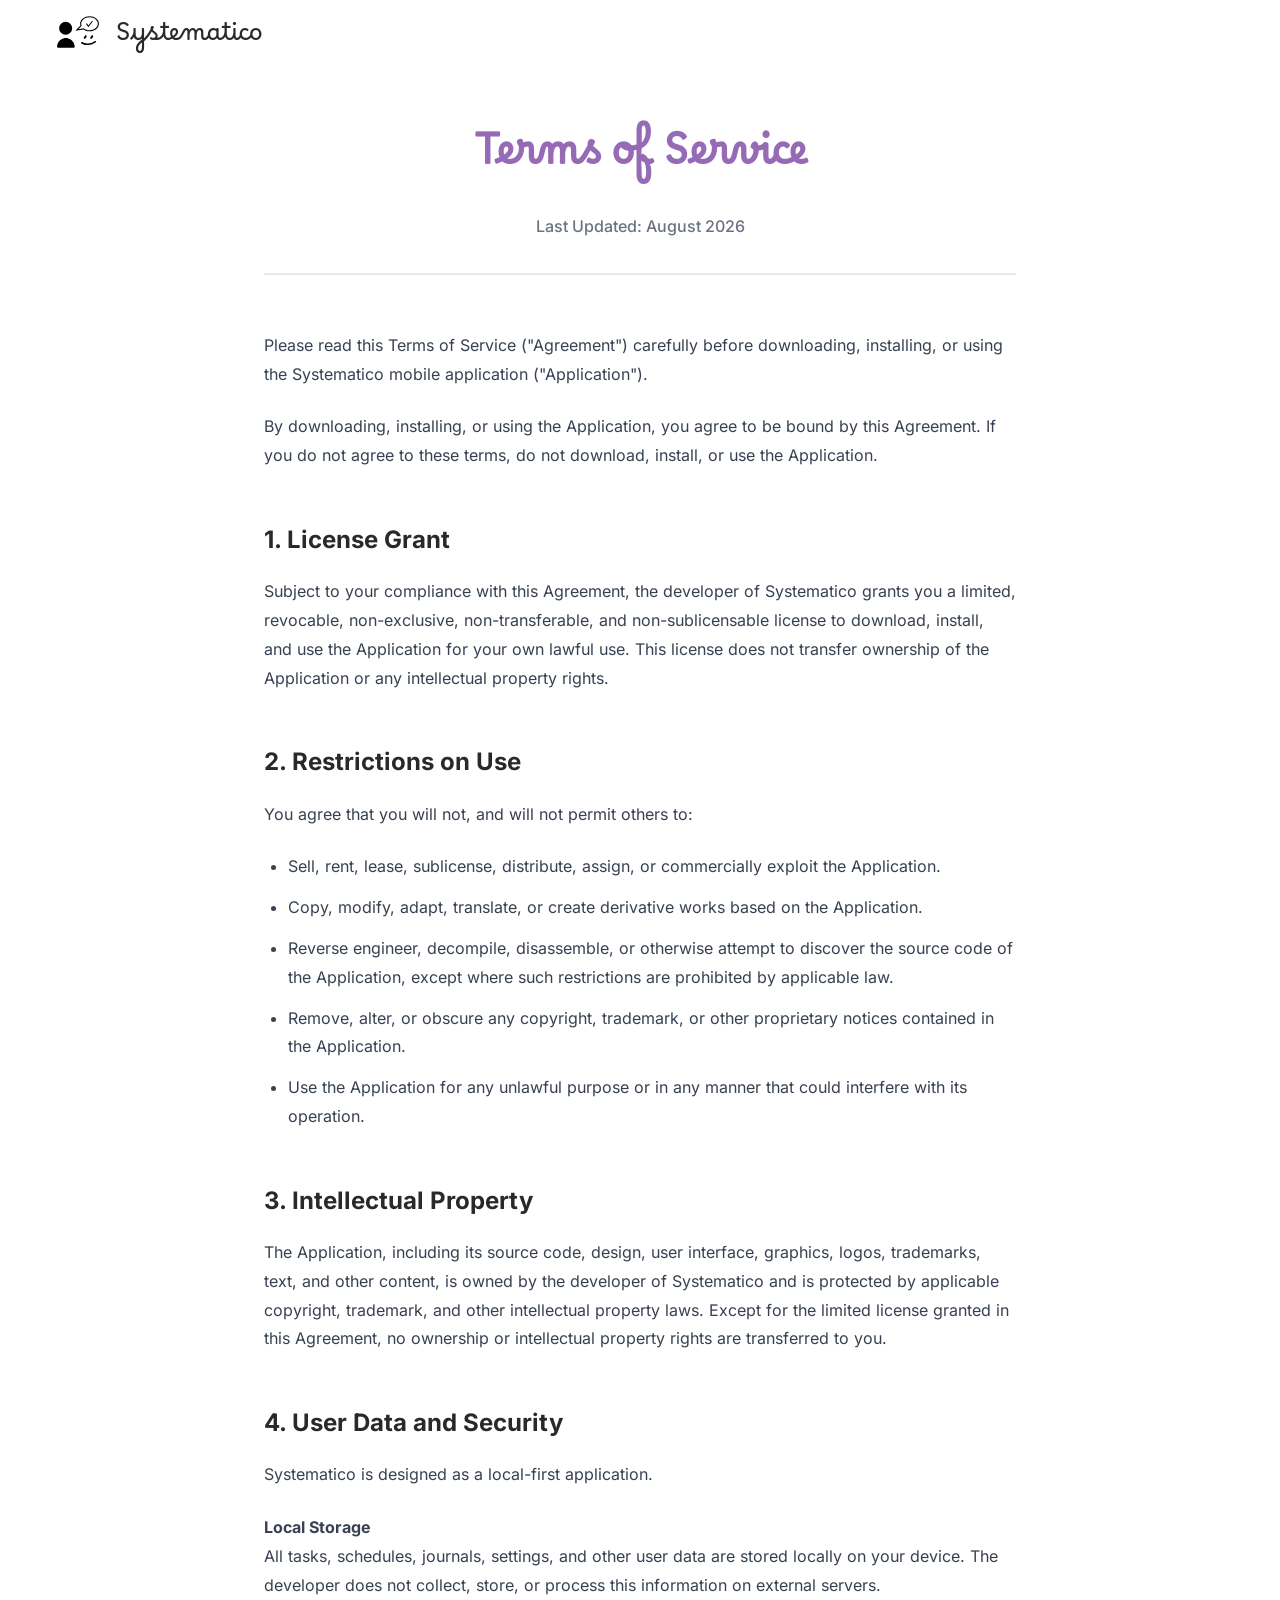
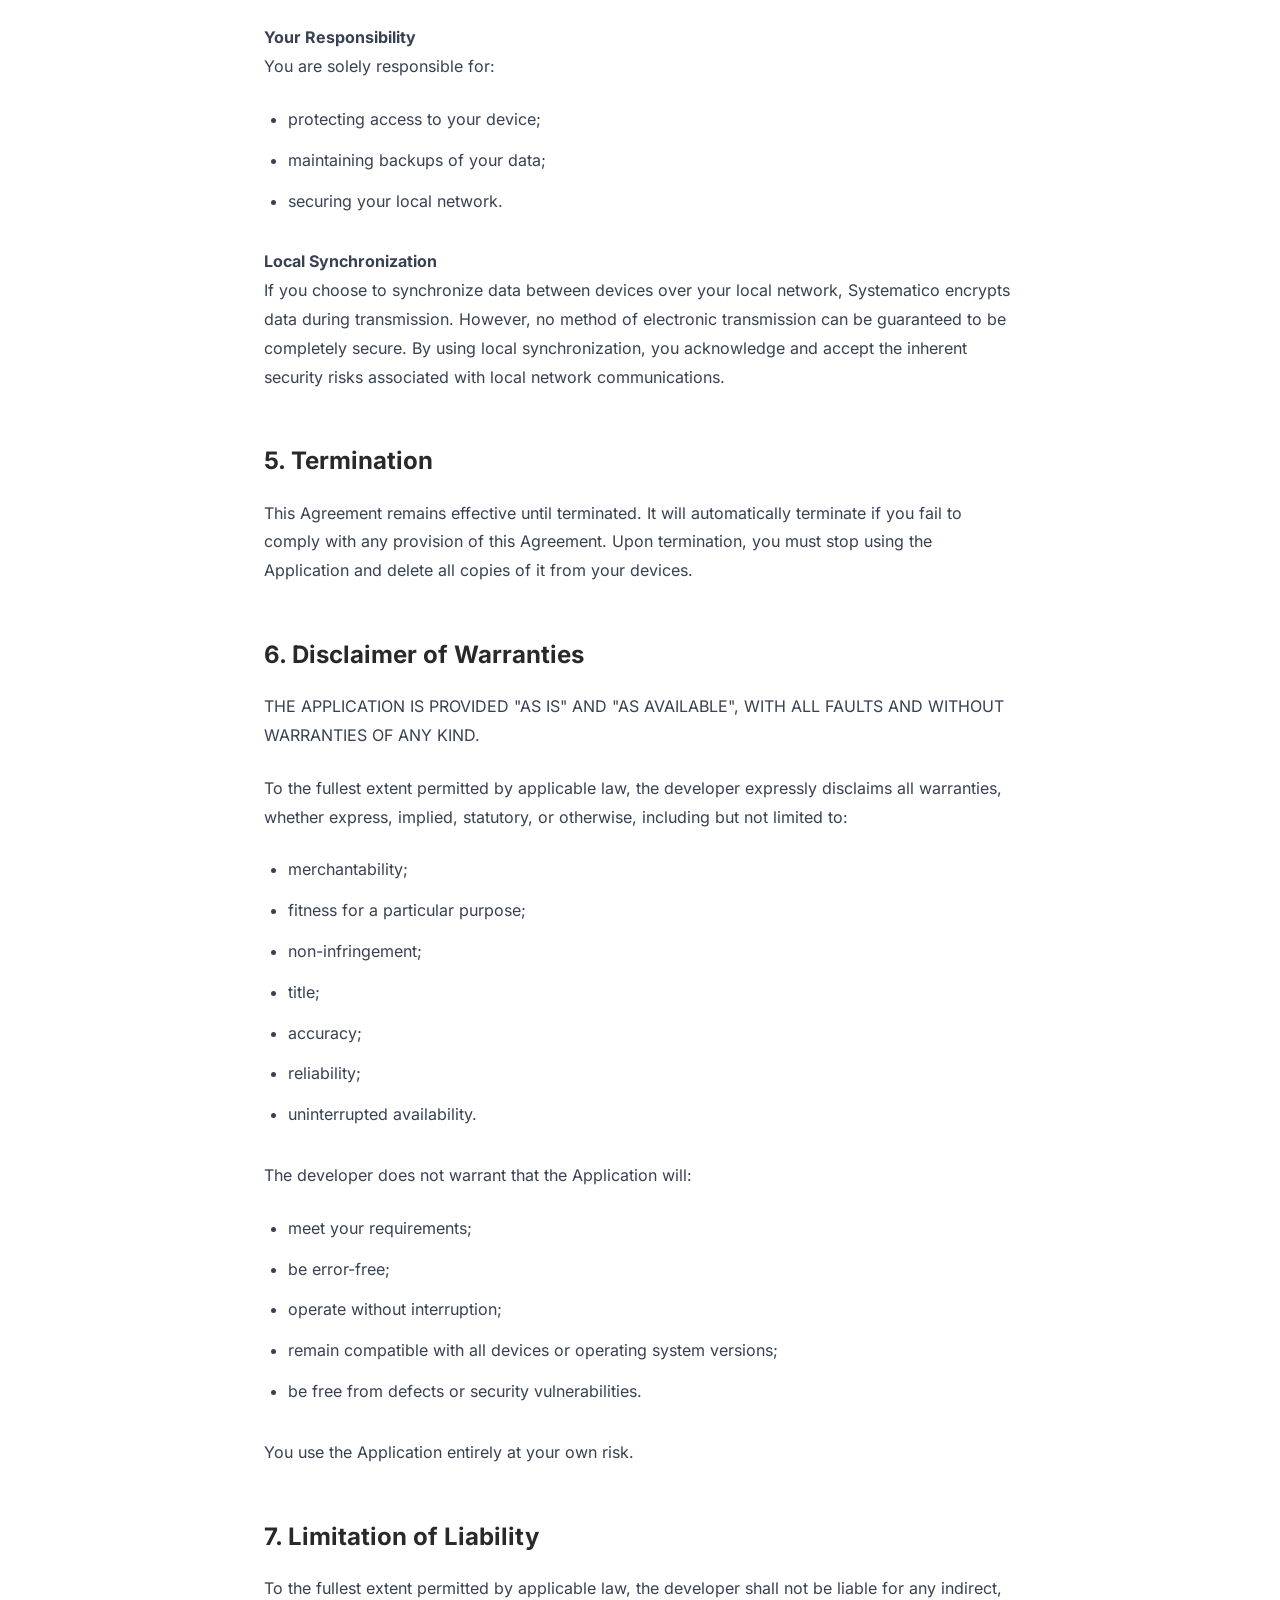
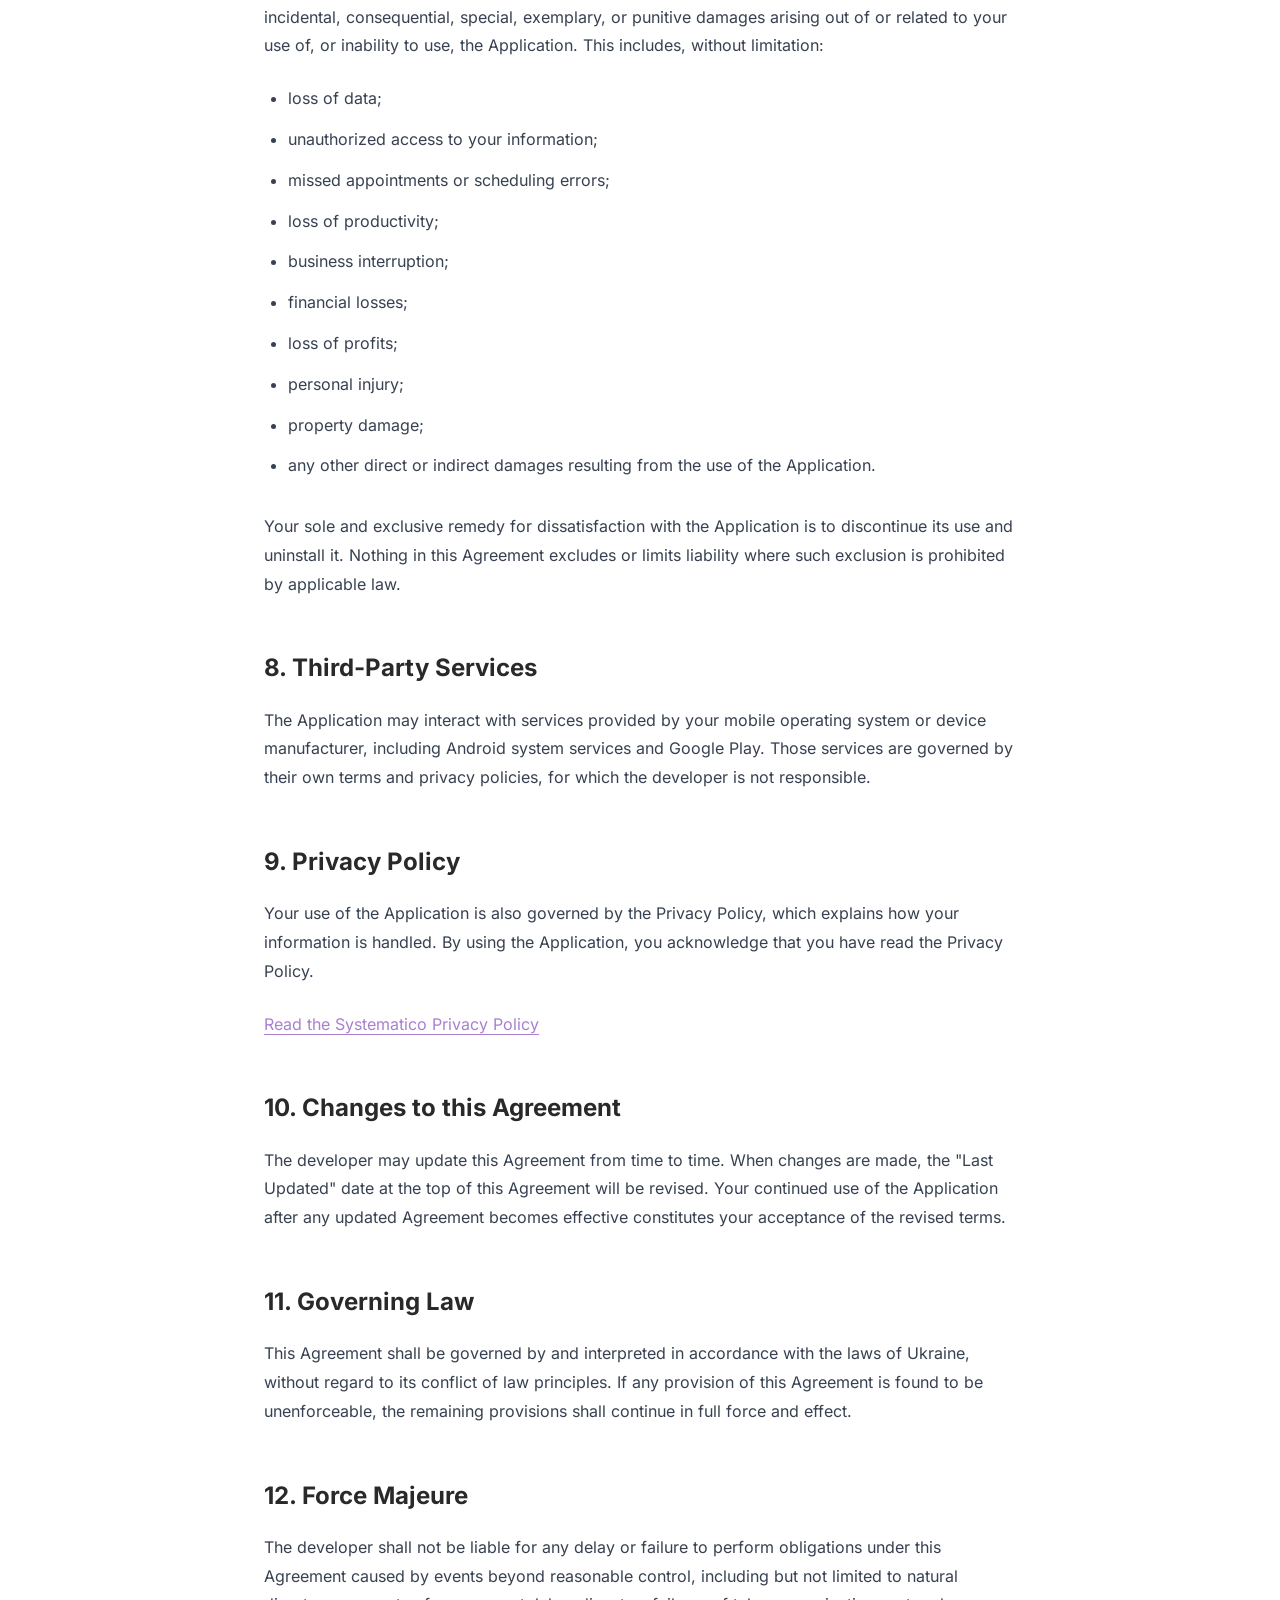
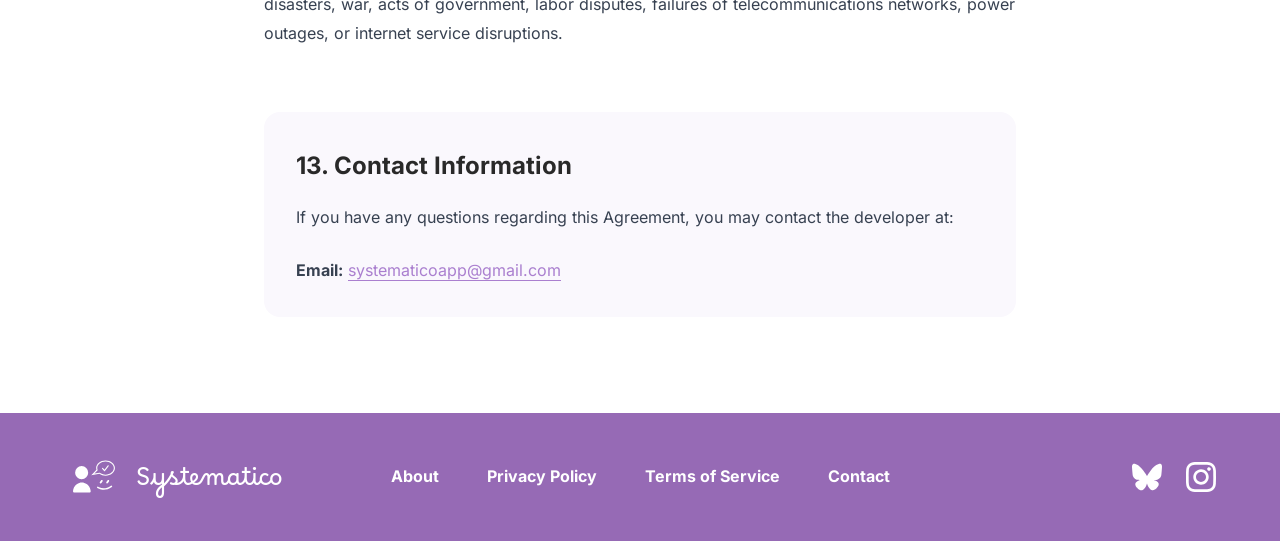
<file: terms-of-service.html>
<!DOCTYPE html>
<html lang="en">
<head>
    <meta charset="UTF-8">
    <meta name="viewport" content="width=device-width, initial-scale=1.0">
    <meta name="color-scheme" content="light">

    <link rel="icon" type="image/png" href="assets/favicons/favicon-96x96.png" sizes="96x96" />
    <link rel="icon" type="image/svg+xml" href="assets/favicons/favicon.svg" />
    <link rel="apple-touch-icon" sizes="180x180" href="assets/favicons/apple-touch-icon.png" />
    <link rel="manifest" href="assets/favicons/site.webmanifest" />
    <link rel="shortcut icon" href="favicon.ico" />

    <title>Terms of Service - Systematico</title>

    <link rel="preload" href="assets/fonts/inter-v20-cyrillic_latin-regular.woff2" as="font" type="font/woff2" crossorigin>
    <link rel="preload" href="assets/fonts/inter-v20-cyrillic_latin-500.woff2" as="font" type="font/woff2" crossorigin>
    <link rel="preload" href="assets/fonts/inter-v20-cyrillic_latin-700.woff2" as="font" type="font/woff2" crossorigin>

    <link rel="preload" href="assets/fonts/borel-v10-latin-regular.woff2" as="font" type="font/woff2" crossorigin>
    <link rel="preload" href="assets/fonts/kalam-v18-latin-regular.woff2" as="font" type="font/woff2" crossorigin>
    
    <link rel="stylesheet" href="css/global.css">
    <link rel="stylesheet" href="css/privacy.css"> <!-- Reusing your legal page styles! -->
</head>
<body>

    <header class="header">
        <a href="index.html" class="header__brand" aria-label="Systematico Home">
            <img class="header__logo-img" src="assets/images/logo.svg" width="60" height="60" alt="">
            <span class="header__title">Systematico</span>
        </a>
    </header>

    <main class="legal-page">

        <header class="legal-header">
            <h1 class="legal-header__title">Terms of Service</h1>
            <p class="legal-header__date">Last Updated: August 2026</p>
        </header>

        <section class="legal-content">
            
            <p class="legal-intro">Please read this Terms of Service ("Agreement") carefully before downloading, installing, or using the Systematico mobile application ("Application").</p>
            <p>By downloading, installing, or using the Application, you agree to be bound by this Agreement. If you do not agree to these terms, do not download, install, or use the Application.</p>

            <h2>1. License Grant</h2>
            <p>Subject to your compliance with this Agreement, the developer of Systematico grants you a limited, revocable, non-exclusive, non-transferable, and non-sublicensable license to download, install, and use the Application for your own lawful use. This license does not transfer ownership of the Application or any intellectual property rights.</p>

            <h2>2. Restrictions on Use</h2>
            <p>You agree that you will not, and will not permit others to:</p>
            <ul>
                <li>Sell, rent, lease, sublicense, distribute, assign, or commercially exploit the Application.</li>
                <li>Copy, modify, adapt, translate, or create derivative works based on the Application.</li>
                <li>Reverse engineer, decompile, disassemble, or otherwise attempt to discover the source code of the Application, except where such restrictions are prohibited by applicable law.</li>
                <li>Remove, alter, or obscure any copyright, trademark, or other proprietary notices contained in the Application.</li>
                <li>Use the Application for any unlawful purpose or in any manner that could interfere with its operation.</li>
            </ul>

            <h2>3. Intellectual Property</h2>
            <p>The Application, including its source code, design, user interface, graphics, logos, trademarks, text, and other content, is owned by the developer of Systematico and is protected by applicable copyright, trademark, and other intellectual property laws. Except for the limited license granted in this Agreement, no ownership or intellectual property rights are transferred to you.</p>

            <h2>4. User Data and Security</h2>
            <p>Systematico is designed as a local-first application.</p>
            <p><strong>Local Storage</strong><br>
            All tasks, schedules, journals, settings, and other user data are stored locally on your device. The developer does not collect, store, or process this information on external servers.</p>
            <p><strong>Your Responsibility</strong><br>
            You are solely responsible for:</p>
            <ul>
                <li>protecting access to your device;</li>
                <li>maintaining backups of your data;</li>
                <li>securing your local network.</li>
            </ul>
            <p><strong>Local Synchronization</strong><br>
            If you choose to synchronize data between devices over your local network, Systematico encrypts data during transmission. However, no method of electronic transmission can be guaranteed to be completely secure. By using local synchronization, you acknowledge and accept the inherent security risks associated with local network communications.</p>

            <h2>5. Termination</h2>
            <p>This Agreement remains effective until terminated. It will automatically terminate if you fail to comply with any provision of this Agreement. Upon termination, you must stop using the Application and delete all copies of it from your devices.</p>

            <h2>6. Disclaimer of Warranties</h2>
            <p>THE APPLICATION IS PROVIDED "AS IS" AND "AS AVAILABLE", WITH ALL FAULTS AND WITHOUT WARRANTIES OF ANY KIND.</p>
            <p>To the fullest extent permitted by applicable law, the developer expressly disclaims all warranties, whether express, implied, statutory, or otherwise, including but not limited to:</p>
            <ul>
                <li>merchantability;</li>
                <li>fitness for a particular purpose;</li>
                <li>non-infringement;</li>
                <li>title;</li>
                <li>accuracy;</li>
                <li>reliability;</li>
                <li>uninterrupted availability.</li>
            </ul>
            <p>The developer does not warrant that the Application will:</p>
            <ul>
                <li>meet your requirements;</li>
                <li>be error-free;</li>
                <li>operate without interruption;</li>
                <li>remain compatible with all devices or operating system versions;</li>
                <li>be free from defects or security vulnerabilities.</li>
            </ul>
            <p>You use the Application entirely at your own risk.</p>

            <h2>7. Limitation of Liability</h2>
            <p>To the fullest extent permitted by applicable law, the developer shall not be liable for any indirect, incidental, consequential, special, exemplary, or punitive damages arising out of or related to your use of, or inability to use, the Application. This includes, without limitation:</p>
            <ul>
                <li>loss of data;</li>
                <li>unauthorized access to your information;</li>
                <li>missed appointments or scheduling errors;</li>
                <li>loss of productivity;</li>
                <li>business interruption;</li>
                <li>financial losses;</li>
                <li>loss of profits;</li>
                <li>personal injury;</li>
                <li>property damage;</li>
                <li>any other direct or indirect damages resulting from the use of the Application.</li>
            </ul>
            <p>Your sole and exclusive remedy for dissatisfaction with the Application is to discontinue its use and uninstall it. Nothing in this Agreement excludes or limits liability where such exclusion is prohibited by applicable law.</p>

            <h2>8. Third-Party Services</h2>
            <p>The Application may interact with services provided by your mobile operating system or device manufacturer, including Android system services and Google Play. Those services are governed by their own terms and privacy policies, for which the developer is not responsible.</p>

            <h2>9. Privacy Policy</h2>
            <p>Your use of the Application is also governed by the Privacy Policy, which explains how your information is handled. By using the Application, you acknowledge that you have read the Privacy Policy.</p>
            <p><a href="privacy-policy.html">Read the Systematico Privacy Policy</a></p>

            <h2>10. Changes to this Agreement</h2>
            <p>The developer may update this Agreement from time to time. When changes are made, the "Last Updated" date at the top of this Agreement will be revised. Your continued use of the Application after any updated Agreement becomes effective constitutes your acceptance of the revised terms.</p>

            <h2>11. Governing Law</h2>
            <p>This Agreement shall be governed by and interpreted in accordance with the laws of Ukraine, without regard to its conflict of law principles. If any provision of this Agreement is found to be unenforceable, the remaining provisions shall continue in full force and effect.</p>

            <h2>12. Force Majeure</h2>
            <p>The developer shall not be liable for any delay or failure to perform obligations under this Agreement caused by events beyond reasonable control, including but not limited to natural disasters, war, acts of government, labor disputes, failures of telecommunications networks, power outages, or internet service disruptions.</p>

            <div class="legal-contact">
                <h2>13. Contact Information</h2>
                <p>If you have any questions regarding this Agreement, you may contact the developer at:</p>
                <p><strong>Email:</strong> <a href="mailto:systematicoapp@gmail.com">systematicoapp@gmail.com</a></p>
            </div>

        </section>

    </main>

    <footer class="footer" id="contact">
        <a href="index.html" class="footer__brand" aria-label="Systematico Home">
            <img class="footer__logo" src="assets/images/logo-white.svg" width="60" height="60" alt="" aria-hidden="true">
            <span class="footer__title">Systematico</span>
        </a>

        <nav class="footer__nav" aria-label="Footer Navigation">
            <a href="about.html" class="footer__link">About</a>
            <a href="privacy-policy.html" class="footer__link">Privacy Policy</a>
            <a href="terms-of-service.html" class="footer__link">Terms of Service</a>
            <a href="contact.html" class="footer__link">Contact</a>
        </nav>

        <div class="footer__socials">
            <a href="https://bsky.app/profile/systematico.bsky.social" class="social-link" target="_blank" rel="noopener noreferrer">
                <img src="assets/images/bluesky.svg" width="30" height="30" alt="Systematico on Bluesky">
            </a>
            <a href="https://www.instagram.com/systematicoapp/" class="social-link" target="_blank" rel="noopener noreferrer">
                <img src="assets/images/icon-instagram.svg" width="30" height="30" alt="Systematico on Instagram">
            </a>
        </div>
    </footer>
</body>
</html>
</file>
<file: css/global.css>
/* ===========================
   FONTS
   =========================== */

/* inter-regular - cyrillic_latin */
@font-face {
  font-display: swap; /* Check https://developer.mozilla.org/en-US/docs/Web/CSS/@font-face/font-display for other options. */
  font-family: 'Inter';
  font-style: normal;
  font-weight: 400;
  src: url('../assets/fonts/inter-v20-cyrillic_latin-regular.woff2') format('woff2'); /* Chrome 36+, Opera 23+, Firefox 39+, Safari 12+, iOS 10+ */
}
/* inter-500 - cyrillic_latin */
@font-face {
  font-display: swap; /* Check https://developer.mozilla.org/en-US/docs/Web/CSS/@font-face/font-display for other options. */
  font-family: 'Inter';
  font-style: normal;
  font-weight: 500;
  src: url('../assets/fonts/inter-v20-cyrillic_latin-500.woff2') format('woff2'); /* Chrome 36+, Opera 23+, Firefox 39+, Safari 12+, iOS 10+ */
}
/* inter-700 - cyrillic_latin */
@font-face {
  font-display: swap; /* Check https://developer.mozilla.org/en-US/docs/Web/CSS/@font-face/font-display for other options. */
  font-family: 'Inter';
  font-style: normal;
  font-weight: 700;
  src: url('../assets/fonts/inter-v20-cyrillic_latin-700.woff2') format('woff2'); /* Chrome 36+, Opera 23+, Firefox 39+, Safari 12+, iOS 10+ */
}

/* borel-regular - latin */
@font-face {
  font-display: swap; /* Check https://developer.mozilla.org/en-US/docs/Web/CSS/@font-face/font-display for other options. */
  font-family: 'Borel';
  font-style: normal;
  font-weight: 400;
  src: url('../assets/fonts/borel-v10-latin-regular.woff2') format('woff2'); /* Chrome 36+, Opera 23+, Firefox 39+, Safari 12+, iOS 10+ */
}

/* kalam-regular - latin */
@font-face {
  font-display: swap; /* Check https://developer.mozilla.org/en-US/docs/Web/CSS/@font-face/font-display for other options. */
  font-family: 'Kalam';
  font-style: normal;
  font-weight: 400;
  src: url('../assets/fonts/kalam-v18-latin-regular.woff2') format('woff2'); /* Chrome 36+, Opera 23+, Firefox 39+, Safari 12+, iOS 10+ */
}

/* ===========================
   RESET
   =========================== */

*,
*::after,
*::before {
    margin: 0;
    padding: 0;
    box-sizing: border-box;
}
      
img,
picture,
video {
    display: block;
    max-width: 100%;
    height: auto;
}
      
input,
button,
textarea,
select {
    font: inherit;
    color: inherit;
    background: none;
    border-color: transparent;
}
      
a {
    text-decoration: none;
    color: inherit;
}
      
ul,
ol {
    list-style-type: none;
}
      
/* ===========================
       CSS VARIABLES
   =========================== */
      
:root {
      
    /* Primary */

    --purple-700: #401d60; /*very dark (check icon) accent*/
    --purple-600: #966AB5; /*dark icon accent*/
    --purple-550: #AA7FCF; /*buttons*/
    --purple-500: #B588DB; /*accent text*/
    --purple-300: #F1E8FB;
    --purple-250: #F5E3FB; /*footer light*/
    --purple-200: #EEE0FA; /*icon accent*/
    --purple-150: #FAF8FD;
    --purple-100: #FBF9FE; /*light background*/

    --pink-600: #AD748A;
    --pink-300: #FDE3EB;
    --pink-150: #FDF8FA;

    --green-600: #85D2C3;
    --green-300: #E6F4EE;
    --green-150: #F6FCF8;
    
    /* Neutral */
    
    --gray-900: hsl(0, 0%, 16%);
    --gray-700: hsl(210, 10%, 33%);
    --gray-500: hsl(201, 11%, 66%);
    --gray-100: hsl(220, 18%, 97%);

    --white: hsl(0, 0%, 100%);
      
    --font-base: 'Inter', sans-serif;
    --font-accent-1: 'Borel', sans-serif;
    --font-accent-2: 'Kalam', sans-serif;

}

:root {
  color-scheme: light only;
}
   
/* ===========================
      BASE
   =========================== */
   
body {
    font-family: var(--font-base);
    color: var(--gray-900);
    background-color: var(--white);
    font-size: 16px;
}

html { scroll-behavior: smooth; }

/* 1. Mobile Base Styles (Default) */
.header {
    display: flex;
    align-items: center;
    justify-content: start; /* Pushes brand to left, burger to right */
    padding: 0px 24px;
    margin: 0 auto;
    position: sticky;
    top: 0;
    z-index: 999; 
    background-color: var(--white);
}

.header__brand {
    display: flex;
    align-items: center;
    gap: 8px; /* Space between logo and text */
}

.header__title {
    font-family: var(--font-accent-1); /* Borel */
    font-size: 24px;
    font-weight: 400;
    color: var(--gray-900);
    padding-top: 16px; /* Small nudge to visually align script font with the logo */
}

/* =========================================
   MOBILE FIRST (Stacked Layout)
   ========================================= */
.footer {
    background-color: var(--purple-600);
    display: flex;
    flex-direction: column;
    align-items: center;
    padding: 64px 24px;
    gap: 48px; /* Space between logo, nav, and socials */
}

/* 1. BRANDING */
.footer__brand {
    display: flex;
    align-items: center;
    gap: 12px; /* Space between logo icon and text */
    text-decoration: none;
    color: #ffffff;
}

/* .footer__logo {
    filter: brightness(0) invert(1);
} */

.footer__title {
    font-family: var(--font-accent-1);
    font-size: 24px;
    padding-top: 16px;
}

/* 2. NAVIGATION */
.footer__nav {
    display: flex;
    flex-direction: column;
    align-items: center;
    gap: 24px; /* Vertical space between links */
}

.footer__link {
    color: #ffffff;
    text-decoration: none;
    font-weight: 700;
    font-size: 16px;
    transition: opacity 0.2s ease;
}

.footer__link:hover {
    opacity: 0.8; /* Simple interaction feedback */
}

/* 3. SOCIALS */
.footer__socials {
    display: flex;
    align-items: center;
    gap: 24px; /* Space between the two icons */
}

.social-link {
    display: flex;
    transition: transform 0.2s ease;
}

.social-link:hover {
    transform: translateY(-2px); /* Slight bounce on hover */
}

@media (min-width: 1024px) {

    .header {
        padding: 0px clamp(48px, calc(-679.385px + 50.513vw), 3200px);
    }

    .footer {
        flex-direction: row;
        padding: 32px clamp(64px, calc(-679.385px + 50.513vw), 3200px);
        gap: 32px; /* Safety gap so elements never touch */
        justify-content: space-between; 
    }

    /* 1. BRAND: Takes only the exact space it needs to fit the logo and text */
    .footer__brand {
        flex: 0 0 auto; 
        display: flex;
        align-items: center;
    }

    /* 2. NAV: Acts as a spring. It takes up all remaining space between 
       the logo and socials, and perfectly centers the links inside that space */
    .footer__nav {
        flex: 1 1 auto; 
        display: flex;
        flex-direction: row; 
        justify-content: center;
        align-items: center;
        gap: 48px; /* You can drop this to 32px if it ever feels too tight */
    }

    .footer__link {
        white-space: nowrap; 
        line-height: 1.3;
    }

    /* 3. SOCIALS: Takes only the exact space it needs to fit the icons */
    .footer__socials {
        flex: 0 0 auto;
        display: flex;
        justify-content: flex-end; 
        align-items: center;
    }
}

@media (min-width: 1140px) {

    .footer {
        gap: 24px; /* A small safety gap so they never physically touch on smaller screens */
    }

    /* flex: 1 makes this take up exactly half of the REMAINING empty space */
    .footer__brand {
        flex: 1;
        display: flex; 
        justify-content: flex-start;
    }

    /* THE FIX: flex: 0 0 auto tells the nav to take exactly the width of its text, no more, no less */
    .footer__nav {
        flex: 0 0 auto; 
        display: flex;
        gap: 48px; 
    }

    /* flex: 1 makes this take up the other half of the empty space, perfectly balancing the brand side */
    .footer__socials {
        flex: 1;
    }
}
</file>
<file: css/index.css>
/* ===========================
   LAYOUT & ELEMENTS
   =========================== */

   /* ===========================
   HEADER COMPONENT
   =========================== */

/* 1. Mobile Base Styles (Default) */
.header {
    display: flex;
    align-items: center;
    justify-content: space-between; /* Pushes brand to left, burger to right */
    padding: 0px 24px;
    margin: 0 auto;
    position: sticky;
    top: 0;
    z-index: 999; 
    background-color: var(--white);
}

.header__brand {
    display: flex;
    align-items: center;
    gap: 8px; /* Space between logo and text */
}

.header__title {
    font-family: var(--font-accent-1); /* Borel */
    font-size: 24px;
    font-weight: 400;
    color: var(--gray-900);
    padding-top: 16px; /* Small nudge to visually align script font with the logo */
}

/* Hide desktop elements on mobile */
.header__navigation,
.download__btn {
    display: none; 
}

/* .download__btn-img {
    filter: brightness(0) invert(1);
} */

.header__burger-btn {
    display: flex;
    align-items: center;
    justify-content: center;
    cursor: pointer;
    padding: 8px; /* Increases the clickable area for thumbs */
}

.header.is-open .header__navigation {
    display: flex;
    flex-direction: column;
    align-items: center;
    position: absolute;
    top: 100%; /* Pushes it exactly below the header */
    left: 0;
    right: 0;
    background-color: var(--white);
    padding: 32px 24px;
    gap: 32px;
    box-shadow: 0 10px 15px -3px rgba(0, 0, 0, 0.1);
    z-index: 100;
}

/* Make the links larger and easier to tap on mobile */
.header.is-open .header__link {
    font-family: var(--font-base);
    font-size: 18px;
    font-weight: 500;
    width: 100%;
    text-align: center;
    padding: 8px 0;
}

/* ===========================
   HERO SECTION (MOBILE FIRST)
   =========================== */

/* 1. Base Layout (Mobile) */
.plan-hero {
    display: flex;
    flex-direction: column;
    padding: 40px 24px;
    gap: 40px; 
    max-width: 1440px;
    margin: 0 auto;
    overflow: hidden; 
}

/* THE MAGIC TRICK: "Unwraps" the text container */
.plan-hero__text-content {
    display: contents; 
}

/* Explicit Mobile Order */
.plan-hero__header   { order: 1; }

.plan-hero__actions  { 
    order: 2; 
    display: flex; 
    flex-direction: column; 
    gap: 16px; 
}

/* The reliable anchor point */
.plan-hero__visual {
    order: 3;
    position: relative; 
    display: flex;
    flex-direction: column;
    align-items: center;
    justify-content: center;
    padding-top: 0;
    /* Buffer to prevent the arrow and text from crashing into features */
    padding-bottom: 140px; 
}

.plan-hero__features { 
    order: 4; 
    display: flex; 
    flex-direction: column; 
    gap: 16px; 
}

/* --- Visuals & Mockup --- */

/* Responsive Background Blob */
.plan-hero__bg-graphic,
.plan-hero__visual picture {
    position: absolute;
    top: 50%;
    left: 50%;
    transform: translate(-50%, -50%);
    width: 120%;
    max-width: 500px;
    z-index: -1;
}

.plan-hero__mockup {
    /*width: clamp(200px, calc(120px + 32vw), 248px);*/
    width: 100%;
    max-width: 260px;
    z-index: 1;
}

/* Bulletproof Mobile Caption */
.plan-hero__visual-caption {
    font-family: var(--font-accent-2); /* Kalam */
    font-size: clamp(14px, calc(4px + 4vw), 18px);
    position: absolute;
    width: max-content;
    margin: 0;
    z-index: 2;
    
    /* Forces text exactly below the phone on mobile */
    bottom: clamp(-20px, calc(300px + -80vw), 60px);
    right: clamp(15px, calc(-136.243px + 50.414vw), 380px); 
    /* Nudges it up/down to align perfectly with the arrow */
    margin-top: 16px; 
}


/* --- Typography & Text Content --- */

.plan-hero__header {
    display: flex;
    flex-direction: column;
    align-items: flex-start;
}

.plan-hero__subtitle {
    font-family: var(--font-base);
    font-size: 15px;
    font-weight: 700;
    color: var(--purple-600);
    background-color: var(--purple-150);
    padding: 8px 16px;
    border-radius: 100px;
    margin-bottom: 24px;
}

.plan-hero__title {
    font-family: var(--font-base);
    font-size: 44px;
    font-weight: 800;
    line-height: 1.1;
    letter-spacing: -1px;
    margin-bottom: 16px;
}

.plan-hero__description {
    font-family: var(--font-base);
    font-size: 20px;
    font-weight: 400;
    line-height: 1.5;
    color: var(--gray-900);
}

/* --- Buttons --- */

.btn {
    display: flex;
    align-items: center;
    justify-content: center;
    border-radius: 16px;
    padding: 12px 24px;
    gap: 12px;
    cursor: pointer;
    transition: transform 0.2s, background-color 0.2s;
}

.btn:active {
    transform: scale(0.98);
}

.btn--google-play {
    background-color: var(--purple-550);
    color: var(--white);
}

.btn--google-play:hover {
    background-color: var(--purple-600);
}

.btn__text-group {
    display: flex;
    flex-direction: column;
    align-items: flex-start;
}

.btn__text-small {
    font-family: var(--font-base);
    font-size: 15px;
    font-weight: 500;
}

.btn__text-large {
    font-family: var(--font-base);
    font-size: 28px;
    font-weight: 700;
    line-height: 1;
}

.btn--learn-more {
    background-color: var(--white);
    color: var(--purple-550);
    border: 2px solid var(--purple-250);
}

.btn--learn-more:hover {
    background-color: var(--purple-150);
}

.btn__text-default {
    font-family: var(--font-base);
    font-size: 20px;
    font-weight: 700;
}

/* --- Features List --- */

.feature-item {
    display: flex;
    align-items: center;
    background-color: var(--purple-100); 
    padding: 16px;
    border-radius: 16px;
    gap: 16px;
}

.feature-item__text {
    display: flex;
    flex-direction: column;
    gap: 4px;
}

.feature-item__title {
    font-family: var(--font-base);
    font-size: 13px;
    font-weight: 700;
}

.feature-item__description {
    font-family: var(--font-base);
    font-size: 12px;
    color: var(--gray-500);
}

/* ===========================
   FEATURE HIGHLIGHT SECTION
   =========================== */

/* 1. Base Layout (Mobile First) */
.feature-highlight {
    display: flex;
    flex-direction: column;
    padding: 60px 24px;
    gap: 64px;
    /* max-width: 1440px; */
    margin: 0 auto;
    overflow: hidden;
    background-color: var(--purple-100);
}

/* --- Typography & Text Content --- */
.feature-highlight__content {
    display: flex;
    flex-direction: column;
    align-items: flex-start;
    gap: 16px;
}

.feature-highlight__subtitle {
    font-family: var(--font-base, sans-serif);
    font-size: 14px;
    font-weight: 700;
    color: var(--purple-600);
    text-transform: uppercase;
    letter-spacing: 0.5px;
    margin: 0;
}

.feature-highlight__title {
    font-family: var(--font-base, sans-serif);
    font-size: 40px;
    font-weight: 800;
    line-height: 1.1;
    color: var(--gray-900);
    letter-spacing: -1px;
    margin: 0;
}

.feature-highlight__description {
    font-family: var(--font-base, sans-serif);
    font-size: 18px;
    font-weight: 400;
    line-height: 1.5;
    color: var(--gray-900);
    margin: 0 0 16px 0; /* Extra space before the checklist */
}

/* --- Checklist --- */
.feature-highlight__checklist {
    list-style: none;
    padding: 0;
    margin: 0;
    display: flex;
    flex-direction: column;
    gap: 20px;
}

.check-item {
    display: flex;
    align-items: center; /* Centers the icon perfectly if text wraps to two lines */
    gap: 16px;
}

.check-item__icon {
    flex-shrink: 0;
    width: 28px;
    height: 28px;
    object-fit: contain;
}

.check-item__text {
    font-family: var(--font-base, sans-serif);
    font-size: 16px;
    font-weight: 600;
    color: var(--gray-900);
    line-height: 1.4;
}

/* --- Visuals & Mockup --- */
.feature-highlight__visual {
    position: relative;
    display: flex;
    align-items: center;
    justify-content: center;
    padding: 20px 0;
    max-width: 724px;
    margin: 0 auto;
}

.feature-highlight__bg-graphic {
    position: absolute;
    top: 50%;
    left: 50%;
    transform: translate(-50%, -50%);
    width: 140%; /* Allows the blob to bleed comfortably outside the phone */
    max-width: 460px;
    z-index: 0;
}

.feature-highlight__mockup {
    position: relative;
    z-index: 1;
    width: 100%;
    max-width: 260px;
    height: auto;
    filter: drop-shadow(0 24px 48px rgba(0, 0, 0, 0.12)); /* Matches the soft app shadow */
}

/* ===========================
   FEATURES OVERVIEW SECTION
   =========================== */

/* 1. Base Layout (Mobile First) */
.features-overview {
    display: flex;
    flex-direction: column;
    padding: 60px 24px;
    gap: 40px;
    max-width: 1440px;
    margin: 0 auto;
}

/* --- Typography & Header --- */
.features-overview__header {
    display: flex;
    flex-direction: column;
    align-items: flex-start; /* Left aligned on mobile */
    gap: 12px;
}

.features-overview__subtitle {
    font-family: var(--font-base, sans-serif);
    font-size: 14px;
    font-weight: 700;
    color: var(--purple-600);
    text-transform: uppercase;
    letter-spacing: 0.5px;
    margin: 0;
}

.features-overview__title {
    font-family: var(--font-base, sans-serif);
    font-size: 40px;
    font-weight: 800;
    line-height: 1.1;
    color: var(--gray-900);
    letter-spacing: -1px;
    margin: 0;
}

/* --- Cards Container --- */
.features-overview__cards {
    list-style: none;
    padding: 0;
    margin: 0;
    display: flex;
    flex-direction: column; /* Stacked vertically on mobile */
    gap: 16px;
}

/* --- Individual Cards --- */
.feature-card {
    display: flex;
    align-items: center;
    padding: 24px;
    border-radius: 20px;
    gap: 20px;
    border: 2px solid transparent; 
    box-shadow: 0 8px 24px rgba(0, 0, 0, 0.03); /* Soft, elevated drop shadow */
}

/* Card Themes (Using fallback hex codes in case you don't have these exact variables yet) */
.feature-card--tasks {
    background-color: var(--purple-150);
    border-color: var(--purple-300);
}

.feature-card--assignments {
    background-color: var(--pink-150);
    border-color: var(--pink-300);
}

.feature-card--one-place {
    background-color: var(--green-150);
    border-color: var(--green-300);
}

/* --- Card Content --- */
.feature-card__icon {
    flex-shrink: 0;
    width: 75px;
    height: 75px;
    object-fit: contain;
}

.feature-card__text {
    display: flex;
    flex-direction: column;
    gap: 6px;
}

.feature-card__title {
    font-family: var(--font-base, sans-serif);
    font-size: 18px;
    font-weight: 700;
    color: var(--gray-900);
    margin: 0;
}

.feature-card__description {
    font-family: var(--font-base, sans-serif);
    font-size: 15px;
    font-weight: 400;
    color: var(--gray-900);
    line-height: 1.4;
    margin: 0;
}

/* ===========================
   CIRCULAR RATIONALE SECTION
   =========================== */

/* 1. Base Layout (Mobile First) */
.circular-rationale {
    display: flex;
    flex-direction: column;
    padding: 60px 24px;
    gap: 40px;
    max-width: 1440px;
    margin: 0 auto;
    /* Prevent any absolute items from creating horizontal scroll on mobile */
    overflow-x: hidden; 
}

/* --- Typography & Header --- */
.circular-rationale__header {
    display: flex;
    flex-direction: column;
    gap: 16px;
}

.circular-rationale__subtitle {
    font-family: var(--font-base, sans-serif);
    font-size: 14px;
    font-weight: 700;
    color: var(--purple-600);
    text-transform: uppercase;
    letter-spacing: 0.5px;
    margin: 0;
}

.circular-rationale__title {
    font-family: var(--font-base, sans-serif);
    font-size: 40px;
    font-weight: 800;
    line-height: 1.1;
    color: var(--gray-900);
    letter-spacing: -1px;
    margin: 0;
}

.circular-rationale__description {
    font-family: var(--font-base, sans-serif);
    font-size: 18px;
    font-weight: 400;
    line-height: 1.5;
    color: var(--gray-900);
    margin: 0;
}

/* --- Checklist (Reuses styles from previous sections) --- */
.circular-rationale__benefits {
    list-style: none;
    padding: 0;
    margin: 0;
    display: flex;
    flex-direction: column;
    gap: 20px;
}

/* --- Visuals & Clock --- */
.circular-rationale__visual {
    display: flex;
    justify-content: center;
    align-items: center;
    position: relative; /* The anchor point for the callout text */
    width: 100%;
}

.circular-rationale__clock-img {
    width: 100%;
    max-width: 340px; /* Scaled for mobile */
    height: auto;
}

/* Hide the callout text entirely on mobile per the design */
.circular-rationale__callouts {
    display: none;
}

/* ===========================
   ADDITIONAL FEATURES SECTION
   =========================== */

.additional-features {
    display: flex;
    flex-direction: column;
    padding: 60px 24px;
    max-width: 1440px;
    margin: 0 auto;
}

/* 1. Base Grid */
.additional-features__grid {
    list-style: none;
    padding: 0;
    margin: 0 auto;
    display: flex;
    flex-direction: column;
    gap: 24px;
}

/* 2. Cards Setup */
.additional-features .feature-card {
    display: block; 
    position: relative;
    padding: 0px clamp(18px, calc(-16.364px + 10.909vw), 24px);
    border-radius: 24px;
    min-height: 205px; 
    max-width: 340px;
    overflow: hidden; /* Cleanly crops images at the card edge */
    box-shadow: none; 
}

/* Applying specific backgrounds and subtle borders */
.feature-card--light-dark { 
    background-color: var(--purple-150); 
    border: 2px solid var(--purple-300); 
}

.feature-card__title-highlight, 
.feature-card__description-highlight {
    /* background-color: var(--purple-150); */
    max-width: clamp(60px, calc(-231.429px + 97.143vw), 128px);
}

.feature-card--recurring { 
    background-color: var(--green-150); 
    border: 2px solid var(--green-300); 
}
.feature-card--themes { 
    background-color: var(--pink-150); 
    border: 2px solid var(--pink-300); 
}

/* 3. Text & Content Layer */
.additional-features .feature-card__content {
    position: relative;
    z-index: 2; /* Keeps text above images */
    display: flex;
    flex-direction: column;
    align-items: flex-start;
    height: 100%;
    
    /* STRICT LIMIT: Forces text to stay on the left so it never hits the phones */
    max-width: 50%; 
}

.additional-features .feature-card__icon {
    margin-bottom: 24px;
    object-fit: contain;
}

/* Adjusted to your requested 16px/14px sizing */
.additional-features .feature-card__title {
    font-family: var(--font-base, sans-serif);
    font-size: clamp(12px, calc(-18px + 10vw), 16px); 
    font-weight: 800;
    color: var(--gray-900);
    margin: 0 0 8px 0;
    line-height: 1.2;
}

.additional-features .feature-card__description {
    font-family: var(--font-base, sans-serif);
    font-size: clamp(10px, calc(-20px + 10vw), 14px); 
    font-weight: 500;
    color: var(--gray-900);
    margin: 0;
    line-height: 1.4;
}

.feature-card__swatches {
    /* Forces swatches perfectly to the bottom-left corner */
    margin-top: auto; 
    padding-top: 24px;
    height: 24px;
    object-fit: contain;
}

/* 4. Mockups Layer */
.additional-features .feature-card__mockup {
    position: absolute;
    bottom: 0;
    z-index: 1;
    object-fit: contain;
    transform-origin: bottom right;
}

.feature-card__mockup-highlight {
    top: 0px;
}

/* Default Mobile Positioning */
.feature-card--light-dark .feature-card__mockup { width: 170px; right: -10px; }
.feature-card--recurring .feature-card__mockup  { width: 140px; right: -10px; }
.feature-card--themes .feature-card__mockup     { width: 120px; right: 0; }

/* ===========================
   HISTORY TRACKING SECTION
   =========================== */

/* 1. Base Layout (Mobile First) */
.history-tracking {
    display: flex;
    flex-direction: column;
    padding: 60px 24px;
    gap: 64px;
    margin: 0 auto;
    overflow: hidden;
    background-color: var(--purple-100);
}

/* --- Typography & Text Content --- */
.history-tracking__content {
    display: flex;
    flex-direction: column;
    align-items: flex-start;
    gap: 16px;
}

.history-tracking__subtitle {
    font-family: var(--font-base, sans-serif);
    font-size: 14px;
    font-weight: 700;
    color: var(--purple-600);
    text-transform: uppercase;
    letter-spacing: 0.5px;
    margin: 0;
}

.history-tracking__title {
    font-family: var(--font-base, sans-serif);
    font-size: 40px;
    font-weight: 800;
    line-height: 1.1;
    color: var(--gray-900);
    letter-spacing: -1px;
    margin: 0;
}

.history-tracking__description {
    font-family: var(--font-base, sans-serif);
    font-size: 18px;
    font-weight: 400;
    line-height: 1.5;
    color: var(--gray-900);
    margin: 0 0 16px 0;
}

/* --- Features Checklist --- */
.history-tracking__features {
    list-style: none;
    padding: 0;
    margin: 0;
    display: flex;
    flex-direction: column;
    gap: 24px;
}

.check-feature {
    display: flex;
    align-items: flex-start; /* Aligns the icon to the top of the text block */
    gap: 16px;
}

.check-feature__icon {
    flex-shrink: 0;
    width: 28px;
    height: 28px;
    object-fit: contain;
}

.check-feature__text {
    display: flex;
    flex-direction: column;
    gap: 4px;
}

.check-feature__title {
    font-family: var(--font-base, sans-serif);
    font-size: 16px;
    font-weight: 700;
    color: var(--gray-900);
    margin: 0;
    line-height: 1.2;
}

.check-feature__description {
    font-family: var(--font-base, sans-serif);
    font-size: 15px;
    font-weight: 400;
    color: var(--gray-900);
    margin: 0;
    line-height: 1.4;
}

/* --- Visuals & Mockups --- */
.history-tracking__visual {
    position: relative;
    display: flex;
    align-items: center;
    justify-content: center;
    padding: 20px 0;
}

/* Background blob */
.history-tracking__bg,
.history-tracking__visual picture {
    position: absolute;
    top: 50%;
    left: 50%;
    transform: translate(-50%, -50%);
    width: 100%;
    max-width: 500px;
    z-index: 0;
}

.history-tracking__phone {
    position: relative;
    z-index: 1;
    filter: drop-shadow(0 24px 48px rgba(0, 0, 0, 0.12)); /* Matches app shadow */
}

/* Mobile specifically shows Calendar, hides History */
.history-tracking__phone--calendar {
    width: 100%;
    max-width: 260px;
    height: auto;
}

.history-tracking__phone--history {
    display: none; /* Hides the second phone completely on mobile */
}

/* ===========================
   TARGET AUDIENCE SECTION
   =========================== */

/* 1. Base Layout (Mobile First) */
.target-audience {
    display: flex;
    flex-direction: column;
    padding: 60px 24px;
    gap: 40px;
    max-width: 1440px;
    margin: 0 auto;
}

/* --- Header --- */
.target-audience__header {
    display: flex;
    flex-direction: column;
    align-items: flex-start;
    gap: 12px;
}

.target-audience__subtitle {
    font-family: var(--font-base, sans-serif);
    font-size: 14px;
    font-weight: 700;
    color: var(--purple-600, #966AB5);
    text-transform: uppercase;
    letter-spacing: 0.5px;
    margin: 0;
}

.target-audience__title {
    font-family: var(--font-base, sans-serif);
    font-size: 40px;
    font-weight: 800;
    line-height: 1.1;
    color: var(--gray-900, #111827);
    letter-spacing: -1px;
    margin: 0;
}

/* --- Cards Container --- */
.target-audience__cards {
    list-style: none;
    padding: 0;
    margin: 0 auto;
    display: flex;
    flex-direction: column;
    gap: 24px;
}

/* --- Individual Cards Base --- */
.audience-card {
    position: relative;
    display: flex;
    align-items: center; /* Centers the text block vertically */
    padding: 32px 24px;
    border-radius: 24px;
    min-height: 200px;
    max-width: 350px;
    overflow: hidden; /* This cleanly crops the characters at the bottom corners */
    border: 2px solid transparent; 
}

/* Card Themes */
.audience-card--students {
    background-color: var(--purple-150, #FAF8FD);
    border-color: var(--purple-300, #F1E8FB);
}

.audience-card--professionals {
    background-color: var(--pink-150, #FDF8FA);
    border-color: var(--pink-300, #FDE3EB);
}

.audience-card--goal-setters {
    background-color: var(--green-150, #F6FCF8);
    border-color: var(--green-300, #E6F4EE);
}

/* --- Text Layer --- */
.audience-card__text {
    position: relative;
    z-index: 2; /* Keeps text above the illustrations */
    display: flex;
    flex-direction: column;
    gap: 8px;
    /* Limit the width so text never crashes into the characters */
    max-width: 55%; 
}

.audience-card__title {
    font-family: var(--font-base, sans-serif);
    font-size: clamp(16px, calc(10px + 2vw), 18px);
    font-weight: 800;
    color: var(--gray-900, #111827);
    margin: 0;
}

.audience-card__description {
    font-family: var(--font-base, sans-serif);
    font-size: clamp(12px, calc(6px + 2vw), 14px);
    font-weight: 500;
    color: var(--gray-900, #111827);
    margin: 0;
    line-height: 1.4;
}

.audience-card__description-highlight {
    padding-left: clamp(0px, calc(120px + -30vw), 30px);
}

/* --- Illustrations Layer --- */
.audience-card__image {
    position: absolute;
    bottom: 0;
    z-index: 1;
    object-fit: contain;
}

/* Mobile: Alternating Layouts */
.audience-card--students .audience-card__image {
    right: 0;
    width: 140px;
}

.audience-card--professionals .audience-card__image {
    left: 0;
    width: 145px;
}
.audience-card--professionals .audience-card__text {
    /* Magic trick: pushes the text fully to the right to clear the image */
    margin-left: auto; 
}

.audience-card--goal-setters .audience-card__image {
    right: 0;
    width: 135px;
}

/* ===========================
   FAQ SECTION
   =========================== */
.faq {
    padding: 80px 24px;
    max-width: 800px;
    margin: 0 auto;
}

.faq__header {
    text-align: center;
    margin-bottom: 48px;
}

.faq__subtitle {
    font-size: 14px;
    font-weight: 700;
    color: var(--purple-600, #966AB5);
    text-transform: uppercase;
    letter-spacing: 0.5px;
    margin-bottom: 12px;
}

.faq__title {
    font-size: 40px;
    font-weight: 800;
    color: var(--gray-900, #111827);
}

.faq__list {
    list-style: none;
    padding: 0;
}

.faq-item {
    border-bottom: 1px solid #E5E7EB;
}

.faq-item__header {
    width: 100%;
    display: flex;
    justify-content: space-between;
    align-items: center;
    padding: 24px 0;
    background: none;
    border: none;
    cursor: pointer;
    text-align: left;
}

.faq-item__question {
    font-size: 18px;
    font-weight: 700;
    color: var(--gray-900, #111827);
    margin: 0;
}

.faq-item__icon {
    transition: transform 0.3s ease;
}

/* Accordion Logic */
.faq-item__content {
    max-height: 0;
    overflow: hidden;
    transition: max-height 0.3s ease-out;
}

.faq-item__inner {
    padding-bottom: 24px;
    color: #4B5563;
    line-height: 1.6;
}

/* State: Open */
[aria-expanded="true"] + .faq-item__content {
    max-height: 200px; /* Adjust based on content length */
}

[aria-expanded="true"] .faq-item__icon {
    transform: rotate(180deg);
}

/* ===========================
   CTA BANNER SECTION
   =========================== */
.cta-banner {
    display: flex;
    flex-direction: column;
    align-items: center;
    text-align: center;
    background-color: var(--purple-250); /* Reusing your theme color */
    padding: 48px 24px;
    gap: 32px;
    position: relative;
    overflow: hidden;
    margin: 40px 0 0 0;
}

.cta-banner__title {
    font-size: 32px;
    font-weight: 800;
    color: var(--gray-900, #111827);
    margin-bottom: 8px;
}

.cta-banner__subtitle {
    font-size: 18px;
    color: var(--gray-900, #111827);
    margin: 0;
}

/* Graphic positioning */
.cta-banner__graphic--clock {
    position: absolute;
    bottom: 50px; /* Adjust to "sink" slightly into the bottom edge */
    left: clamp(0px, calc(-148.837px + 46.512vw), 200px);
    z-index: 1;    /* Keeps it behind the button/text */
    width: 192px;
    /* filter: drop-shadow(-7px 14px 6px rgba(193, 166, 217, 0.7)); */
}

/* Position the Stars */
.cta-banner__graphic--stars {
    position: absolute;
    top: 200px;
    right: clamp(20px, calc(-128.837px + 46.512vw), 220px);
    z-index: 1;
    width: 123px;
}

/* Adjust Content/Button z-index so they sit ON TOP of the graphics */
.cta-banner__content,
.cta-banner__btn {
    position: relative;
    z-index: 2; /* Ensures text and buttons remain clickable */
}

.cta-banner__content {
    padding-bottom: 80px;
}

@media (min-width: 372px) {
    .cta-banner__graphic--stars {
        top: 160px;
    }
}

/* TABLETS */
@media (min-width: 525px) {

.plan-hero {
        flex-direction: row;
        flex-wrap: wrap;
        align-items: center;
        /* The gap: 40px from mobile is still doing the heavy lifting here */
    }

    .plan-hero__header {
        width: 100%;
    }

    .plan-hero__actions { 
        width: 100%;
        flex-direction: row; 
        margin-top: 12px; 
        /* Removed margin-bottom so it doesn't double-up with the 40px gap */
    }

    .plan-hero__features {
        /* 50% minus half of the 40px gap */
        width: calc(50% - 60px);
        margin: 0;
        order: 3; /* Forces it left */
        /* padding-top: 80px; */
    }

    .plan-hero__visual {
        /* 50% minus half of the 40px gap */
        width: calc(50% - 20px);
        order: 4; /* Forces it right */
        padding-bottom: 140px; 
    }

    .plan-hero__visual-caption {
        bottom: clamp(0px, calc(299.219px + -39.063vw), 50px);
        right: clamp(0px, calc(-163.134px + 27.65vw), 120px); 
    }

    .features-overview__cards {
        width: clamp(477px, calc(-48px + 100vw), 576px);
        margin: 0 auto;
    }
}

@media (min-width: 590px) {
    .cta-banner__graphic--stars {
        top: 120px;
    }
}

@media (min-width: 750px) {

    .circular-rationale {
        gap: 80px;
    }
    /* --- Desktop Callouts Positioning --- */
    .circular-rationale__callouts {
        display: block; /* Turn them back on */
        position: absolute;
        top: 0;
        left: 0;
        width: 100%;
        height: 100%;
        pointer-events: none; /* Allows clicks to pass through to the SVG */
    }

    .callout {
        position: absolute;
        display: flex;
        flex-direction: column;
        white-space: nowrap; /* Prevents the text from wrapping onto two lines */
    }

    .callout__title {
        font-family: var(--font-base, sans-serif);
        font-size: 15px;
        font-weight: 700;
        color: var(--gray-900);
        line-height: 1.2;
    }

    .callout__text {
        font-family: var(--font-base, sans-serif);
        font-size: 14px;
        font-weight: 400;
        color: var(--gray-900);
        line-height: 1.4;
    }

     .callout--personal {
        /* top: -40px;
        left: 120px; */
        /* top: -40px;
        left: 200px; */
        top: -40px;
        left: clamp(120px, calc(-263.212px + 51.095vw), 260px);
    }

    .callout--focus {
        /* bottom: 40px;
        left: 100px; */
        /* bottom: 40px;
        left: 220px; */
        bottom: 40px;
        left: clamp(100px, calc(-228.467px + 43.796vw), 220px);
    }

    .callout--sleep {
        /* top: -30px;
        right: 100px; */
        /* top: -30px;
        right: 240px; */
        top: -30px;
        right: clamp(100px, calc(-283.212px + 51.095vw), 240px);
    }

    .callout--learning {
        /* bottom: 90px;
        right: 70px; */
        /* bottom: 90px;
        right: 200px; */
        bottom: 90px;
        right: clamp(70px, calc(-285.839px + 47.445vw), 200px);
    }

    .callout--meetings {
        /* bottom: -20px;
        right: 130px; */
        /* bottom: -20px;
        right: 260px; */
        bottom: -20px;
        right: clamp(130px, calc(-225.839px + 47.445vw), 260px);
    }

    .additional-features__grid {
        flex-direction: row; 
        flex-wrap: wrap; /* FORCES the cards to wrap to a new line */
        justify-content: center; /* Centers the leftover 3rd card on the bottom row */
    }

    .additional-features .feature-card {
        /* Force cards to be 50% width minus half of the 24px gap */
        flex: 0 0 calc(50% - 12px);
        max-width: calc(50% - 12px);
    }

      /* Desktop Visual Layout */
    .history-tracking__visual {
        flex: 1;
        flex-direction: row; /* Places phones side-by-side */
        gap: 32px; /* Space between the two phones */
    }

    /* Expand the background to cover both phones */
    .history-tracking__bg,
    .history-tracking__visual picture {
        max-width: 800px;
        width: 110%;
    }

    /* Reveal the second phone and size them evenly */
    .history-tracking__phone--calendar {
        width: 45%;
        max-width: 280px;
    }

    .history-tracking__phone--history {
        display: block; /* Turns the second phone back on! */
        width: 45%;
        max-width: 280px;
    }

/* The container handles the wrapping and alignment */
    .target-audience__cards {
        display: flex;
        flex-direction: row;
        flex-wrap: wrap;
        justify-content: center;
        gap: 24px;
    }

    /* The individual cards handle the width */
    .audience-card {
        flex: 0 0 calc(50% - 12px); /* 50% width minus half the 24px gap */
        max-width: 371px;
    }

    /* Graphic positioning */
    .cta-banner__graphic--clock {
        bottom: 50px; /* Adjust to "sink" slightly into the bottom edge */
        left: clamp(200px, calc(-73.723px + 36.496vw), 300px);
    }

    /* Position the Stars */
    .cta-banner__graphic--stars {
        top: 120px;
        right: clamp(220px, calc(-163.212px + 51.095vw), 360px);
    }

}

/* DESKTOP */
@media (min-width: 1024px) {
    
    .header {
        padding: 0px clamp(48px, calc(-679.385px + 50.513vw), 3200px);
    }

    /* Hide mobile burger menu */
    .header__burger-btn {
        display: none;
    }

    /* Reveal and style navigation */
    .header__navigation {
        display: flex;
        align-items: center;
        gap: 40px; /* Space between links */
        box-shadow: none;
    }

    .header__link {
        font-family: var(--font-base); /* Inter */
        font-weight: 700; /* Bold */
        font-size: 14px;  /* Updated from 16px */
        color: var(--gray-900);
        transition: color 0.2s ease;
    }

    .header__link:hover {
        color: var(--purple-550);
    }

    /* Reveal and style download button */
    .download__btn {
        display: flex;
        align-items: center;
        gap: 8px;
        background-color: var(--purple-550);
        color: var(--white);
        padding: 6px 16px;
        border-radius: 100px; /* Creates the perfect pill shape */
        cursor: pointer;
        transition: background-color 0.2s ease, transform 0.1s ease;
    }

    .download__btn:hover {
        background-color: var(--purple-600);
    }

    .download__btn:active {
        transform: scale(0.98); /* Satisfying click effect */
    }

    .download__btn__description {
        font-family: var(--font-base); /* Inter */
        font-weight: 700; /* Bold */
        font-size: 14px;  /* Updated from 16px */
        color: var(--white);
    }

   .plan-hero {
        flex-wrap: nowrap; /* Turn off tablet wrapping */
        flex-direction: row; 
        align-items: center;
        justify-content: space-between;
        padding: 80px 48px;
        gap: 0; /* Turn off the mobile gap */
    }

    /* Turn the wrapper back into a solid "Left Column" */
    .plan-hero__text-content {
        display: flex; 
        flex-direction: column;
        flex: 1; 
        max-width: 600px; 
    }

    /* Reset tablet widths & order for the left column items */
    .plan-hero__header { 
        order: 0; 
        width: auto; 
    }
    
    .plan-hero__actions { 
        order: 0; 
        width: auto;
        flex-direction: row; 
        margin-top: 48px; 
        margin-bottom: 40px; 
    }
    
    .plan-hero__features { 
        order: 0; 
        width: auto;
        padding-right: 0; /* Reset tablet padding */
        display: flex; 
        flex-direction: row; 
        gap: 32px;
        padding-top: 0px;
    }

    /* Reset tablet constraints for the right column visual */
    .plan-hero__visual {
        order: 0;
        width: auto;
        flex: 1;
        padding-bottom: 0; 
    }
    
    /* Desktop Typography Overrides */
    .plan-hero__title { font-size: 70px; }
    .btn__text-small { font-size: 13px; }
    .btn__text-large { font-size: 24px; }
    .btn__text-default { font-size: 15px; }

    /* Layout Tweaks */
    .btn {
        padding: 12px 32px; /* Wider buttons on desktop */
    }

    .feature-item {
        background-color: transparent; /* Removes the card background on desktop */
        padding: 0;
    }

    /* Desktop Visual Sizing */
    .plan-hero__bg-graphic,
    .plan-hero__visual picture {
        max-width: 700px; 
    }

    .plan-hero__mockup {
        max-width: 320px;
    }

    /* Desktop Caption Coordinates */
    .plan-hero__visual-caption {
        /* CRITICAL: Overrides the mobile 'top: 100%' rule */
        top: auto; 
        margin-top: 0; 
        
        /* Your exact desktop placement relative to the visual container */
        right: clamp(-60px, calc(-247.419px + 19.767vw), 40px); 
        bottom: 40%; 
    }

    .feature-highlight {
        /* THE MAGIC TRICK: Reverses the HTML order so the image is on the left */
        flex-direction: row-reverse; 
        align-items: center;
        justify-content: center;
        padding: 100px 48px;
        gap: 80px;
    }

    /* Constrain the text container so it doesn't stretch too wide */
    .feature-highlight__content {
        flex: 1;
        max-width: 540px; 
        padding-right: 40px; /* Gives breathing room on ultra-wide screens */
    }

    /* Allow the visual to take up the remaining left-side space */
    .feature-highlight__visual {
        flex: 1;
        margin: 0;
    }

    /* Scale up typography for desktop */
    .feature-highlight__title { 
        font-size: 56px; 
    }
    
    .feature-highlight__description { 
        font-size: 20px; 
    }
    
    .check-item__text { 
        font-size: 18px; 
    }

    /* Scale up visuals */
    .feature-highlight__mockup {
        max-width: 320px;
    }

    .feature-highlight__bg-graphic {
        max-width: 600px;
        /* Optional: nudges the background blob slightly to the right to match your design */
        left: 50%; 
    }

    .features-overview {
        padding: 100px 48px;
        gap: 64px;
    }

    /* Center the header text block */
    .features-overview__header {
        align-items: center; 
        text-align: center;
    }

    .features-overview__title {
        font-size: 56px; /* Matches scaling from previous section */
    }

    /* Swap cards to side-by-side */
    .features-overview__cards {
        flex-direction: row; 
        justify-content: center;
        gap: 24px;
        width: 100%;
    }

    .feature-card {
        flex: 1; /* Forces all three cards to be the exact same width */
        max-width: 400px; /* Prevents them from stretching infinitely on ultra-wide screens */
        padding: 32px 24px; /* Slightly more vertical breathing room on desktop */
    }

    /* Magic CSS Grid: No HTML changes required! */
    .circular-rationale {
        display: grid;
        /* Left column gets a max width of ~420px, right column fills the rest */
        grid-template-columns: minmax(320px, 420px) 1fr;
        grid-template-rows: auto auto; /* Two rows for Header and Checklist */
        align-content: center;
        padding: 100px 48px;
        gap: 0 80px; /* 0 vertical gap (managed by padding), 80px horizontal gap */
        overflow-x: visible; /* Allow callouts to bleed slightly if needed */
    }

    /* Assign elements to the grid */
    .circular-rationale__header {
        grid-column: 1;
        grid-row: 1;
        align-self: flex-end; /* Pushes text down toward the checklist */
        padding-bottom: 48px; /* Creates the space between the text and checklist */
    }

    .circular-rationale__benefits {
        grid-column: 1;
        grid-row: 2;
        align-self: flex-start; /* Keeps checklist pinned near the header */
    }

    .circular-rationale__visual {
        grid-column: 2;
        /* Tell the visual to span BOTH the header and benefits rows */
        grid-row: 1 / span 2; 
        justify-self: center;
        align-self: center;
    }

    /* Desktop Typography Scale */
    .circular-rationale__title { font-size: 56px; }

    /* Scale up the graphic wrapper */
    .circular-rationale__clock-img {
        max-width: 450px; 
    }

    /* --- Desktop Callouts Positioning --- */
    .circular-rationale__callouts {
        display: block; /* Turn them back on */
        position: absolute;
        top: 0;
        left: 0;
        width: 100%;
        height: 100%;
        pointer-events: none; /* Allows clicks to pass through to the SVG */
    }

    .callout {
        position: absolute;
        display: flex;
        flex-direction: column;
        white-space: nowrap; /* Prevents the text from wrapping onto two lines */
    }

    .callout__title {
        font-family: var(--font-base, sans-serif);
        font-size: 15px;
        font-weight: 700;
        color: var(--gray-900);
        line-height: 1.2;
    }

    .callout__text {
        font-family: var(--font-base, sans-serif);
        font-size: 14px;
        font-weight: 400;
        color: var(--gray-900);
        line-height: 1.4;
    }

    /* Coordinate Mapping
       Note: These percentages are relative to the bounding box of your SVG. 
       If your SVG includes the connecting lines inside the file itself, you may 
       need to nudge these percentages slightly so the text sits perfectly at the dots.
    */
    .callout--personal {
        /* top: -40px;
        left: -60px;  */
        /* top: -40px;
        left: 80px;  */
        top: -40px;
        left: clamp(-60px, calc(-404.615px + 33.654vw), 80px);
    }

    .callout--focus {
        /* bottom: 40px;
        left: -40px; */
        /* bottom: 40px;
        left: 120px; */
        bottom: 40px;
        left: clamp(-40px, calc(-433.846px + 38.462vw), 120px);
    }

    .callout--sleep {
        /* top: -40px;
        right: -30px; */
        /* top: -30px;
        right: 120px; */
        top: clamp(-40px, calc(-64.615px + 2.404vw), -30px);
        right: clamp(-30px, calc(-399.231px + 36.058vw), 120px);
    }

    .callout--learning {
        /* bottom: 90px;
        right: -40px; */
        /* bottom: 100px;
        right: 90px; */
        bottom: clamp(90px, calc(65.385px + 2.404vw), 100px);
        right: clamp(-40px, calc(-360px + 31.25vw), 90px);
    }

    .callout--meetings {
        /* bottom: -20px;
        right: -20px; */
        /* bottom: -20px;
        right: 180px; */
        bottom: -20px;
        right: clamp(-20px, calc(-512.308px + 48.077vw), 180px);
    }

   .additional-features {
        padding: 100px 48px;
    }

    .additional-features__grid {
        flex-direction: row; 
        align-items: stretch; /* Makes all 3 cards equal height */
        margin: 0;
    }

    /* REORDERING: Swaps Themes and Recurring to match the target design */
    .feature-card--light-dark { order: 1; }
    .feature-card--themes     { order: 2; }
    .feature-card--recurring  { order: 3; }

    /* Desktop Card Geometry */
    .additional-features .feature-card {
        flex: 1; 
        min-height: 240px; 
        padding: 0px 32px;
        max-width: 100%;
    }

    /* Tighten text limit to 45% on desktop to guarantee zero overlap */
    .additional-features .feature-card__content {
        max-width: 45%;
    }

    /* --- Desktop Mockup Adjustments --- */
    
    .feature-card--light-dark .feature-card__mockup {
        width: 55%; 
        max-width: 195px; /* Bound to HTML original width */
        right: 0; /* Snaps firmly to the right edge */
    }

    .feature-card--themes .feature-card__mockup {
        width: 45%;
        max-width: 133px;
        right: 16px; /* Gentle 16px inset off the right border */
    }

    .feature-card__title-highlight, 
    .feature-card__description-highlight {
        max-width: 100%;
    }

    .feature-card--recurring .feature-card__mockup {
        width: 55%;
        max-width: 160px;
        right: 0; 
    }

    .history-tracking {
        /* Reverses HTML so the image block moves to the left */
        flex-direction: row-reverse;
        align-items: center;
        justify-content: center;
        padding: 100px 48px;
        gap: 80px;
    }

    .history-tracking__content {
        flex: 1;
        max-width: 500px;
    }

    /* Scale up typography */
    .history-tracking__title { font-size: 56px; }
    .history-tracking__description { font-size: 20px; }
    .check-feature__title { font-size: 18px; }
    .check-feature__description { font-size: 16px; }

    /* Desktop Visual Layout */
    .history-tracking__visual {
        flex: 1;
        flex-direction: row; /* Places phones side-by-side */
        gap: 32px; /* Space between the two phones */
        max-width: 750px;
    }

    /* Expand the background to cover both phones */
    .history-tracking__bg,
    .history-tracking__visual picture {
        max-width: 800px;
        width: 110%;
    }

    /* Reveal the second phone and size them evenly */
    .history-tracking__phone--calendar {
        width: 45%;
        max-width: 280px;
    }

    .history-tracking__phone--history {
        display: block; /* Turns the second phone back on! */
        width: 45%;
        max-width: 280px;
    }

    .target-audience {
        padding: 100px 48px;
        gap: 64px;
    }

    /* Center Header */
    .target-audience__header {
        align-items: center;
        text-align: center;
    }

    .target-audience__title {
        font-size: 56px;
    }

    /* Side-by-Side Cards */
    .target-audience__cards {
        flex-direction: row;
        align-items: stretch;
        gap: 24px;
        max-width: 100%;
    }

    .audience-card {
        flex: 1; /* Divides into 3 equal columns */
        padding: 40px 24px;
        min-height: 200px; 
    }

    /* Scale up fonts slightly for desktop readability */
    .audience-card__title { font-size: clamp(16px, calc(6.154px + 0.962vw), 20px); }
    .audience-card__description { font-size: clamp(12px, calc(4.615px + 0.721vw), 15px); }

    /* RESET: On Desktop, ALL images move to the left */
    .audience-card__image {
        left: 0 !important;
        right: auto !important;
    }

    /* Fine-tune desktop image sizing */
    .audience-card--students .audience-card__image { width: 150px; }
    .audience-card--professionals .audience-card__image { width: 160px; }
    .audience-card--goal-setters .audience-card__image { width: 145px; }

    /* RESET: On Desktop, ALL text moves to the right */
    .audience-card__text {
        margin-left: clamp(120px, calc(-8px + 12.5vw), 172px) !important;
        max-width: 55% !important; /* Ensures text stays in the right half */
    }

    .audience-card__description-highlight {
        padding-left: clamp(0px, calc(69.231px + -4.808vw), 20px);
    }

    .target-audience__cards {
        display: flex;
        flex-direction: row;
        flex-wrap: nowrap; /* Forces 3-in-a-row */
        justify-content: center;
        gap: 24px;
    }

    .audience-card {
        /* Distribute 3 cards evenly */
        flex: 1;
        max-width: none;
    }

       .cta-banner {
        flex-direction: row;
        padding: 0 clamp(48px, calc(-679.385px + 50.513vw), 3200px); /* Removes left padding so clock can align left */
        gap: 0; /* We manage spacing per-element below */
    }

    /* 1. CLOCK (Moved to Far Left) */
    .cta-banner__graphic--clock {
        order: 1;
        margin-left: -10px; /* Adjust this to sink it into the left edge if desired */
        flex-shrink: 0;
        top: 0;
        left: clamp(120px, calc(-76.923px + 19.231vw), 200px);
    }

    /* 2. TEXT (Dead Center) */
    .cta-banner__content {
        order: 2;
        flex: 1; /* CRITICAL: Forces text container to fill all empty space */
        text-align: center; /* Centers the text within that empty space */
        padding: 40px 24px;
        margin-left: 193px;
    }

    /* 3. STARS (Right Side) */
    .cta-banner__graphic--stars {
        order: 3;
        margin-right: 32px; /* Space between the stars and the button */
        flex-shrink: 0;
        top: clamp(20px, calc(54.615px + -2.404vw), 30px);
        /* right: 320px; */
        right: clamp(270px, calc(196.154px + 7.212vw), 300px);
    }

    /* 4. BUTTON (Far Right) */
    .cta-banner__btn {
        order: 4;
        flex-shrink: 0;
    }

   
}

@media (min-width: 1440px) {
    .cta-banner__graphic--clock {
        top: 0;
        left: clamp(220px, calc(-490.769px + 49.359vw), 3300px);
    }

    /* 3. STARS (Right Side) */
    .cta-banner__graphic--stars {
        top: 20px;
        right: clamp(320px, calc(-402.308px + 50.16vw), 3450px);
    }
}

@media (prefers-color-scheme: dark) {
    .cta-banner {
        background-color: var(--purple-250);
    }

    .cta-banner__graphic--clock-background {
        display: none;
    }
}
</file>
<file: css/about.css>
/* =========================================
   ABOUT PAGE CONTENT STYLES
   ========================================= */
.about-page {
    max-width: 900px;
    margin: 0 auto;
    padding: 60px 24px;
    font-family: var(--font-base, 'Inter', sans-serif);
    color: var(--gray-900, #111827);
    line-height: 1.7;
}

.about-hero {
    text-align: center;
    margin-bottom: 64px;
}

.about-hero__title {
    font-family: var(--font-display, 'Borel', sans-serif);
    font-size: 44px;
    margin-bottom: 16px;
    color: var(--purple-600);
}

.about-hero__subtitle {
    font-size: 20px;
    color: #4B5563;
}

.about-content h2, 
.about-values h2, 
.about-status h2 {
    font-size: 28px;
    font-weight: 800;
    margin-top: 40px;
    margin-bottom: 16px;
}

.about-content p {
    font-size: 18px;
    margin-bottom: 24px;
}

.about-divider {
    border: 0;
    height: 1px;
    background: #E5E7EB;
    margin: 48px 0;
}

/* Values Component Grid */
.about-values {
    margin: 64px 0;
}

.values-grid {
    display: flex;
    flex-direction: column;
    gap: 24px;
    margin-top: 24px;
}

.value-card {
    background-color: #FAF8FD; /* Matching your subtle section tint */
    padding: 24px;
    border-radius: 16px;
}

.value-card h3 {
    font-size: 20px;
    font-weight: 700;
    margin-bottom: 12px;
    text-align: center;
}

.about-status {
    background-color: #F3F4F6;
    padding: 32px 32px 72px 32px;
    border-radius: 24px;
    text-align: center;
}

/* Desktop Responsiveness */
@media (min-width: 750px) {
    .values-grid {
        flex-direction: row;
    }
    
    .value-card {
        flex: 1;
    }
}
</file>
<file: css/contact.css>
/* =========================================
   CONTACT PAGE STYLES
   ========================================= */
.contact-page {
    max-width: 1000px;
    margin: 0 auto;
    padding: 80px 24px 120px 24px;
    font-family: var(--font-base, 'Inter', sans-serif);
    text-align: center;
}

/* Hero Section */
.contact-hero {
    margin-bottom: 64px;
}

.contact-hero__title {
    font-family: var(--font-display, 'Borel', sans-serif);
    font-size: 48px;
    color: var(--purple-600);
    margin: 0 0 16px 0;
}

.contact-hero__subtitle {
    font-size: 20px;
    color: #4B5563;
    max-width: 600px;
    margin: 0 auto;
    line-height: 1.6;
}

/* Contact Grid */
.contact-grid {
    display: flex;
    flex-direction: column;
    gap: 24px;
}

/* Individual Cards */
.contact-card {
    display: flex;
    flex-direction: column;
    align-items: center;
    background-color: #FFFFFF;
    border: 1px solid #E5E7EB;
    border-radius: 24px;
    padding: 40px 24px;
    text-decoration: none;
    transition: all 0.3s ease;
    box-shadow: 0 4px 6px -1px rgba(0, 0, 0, 0.05), 0 2px 4px -1px rgba(0, 0, 0, 0.03);
}

.contact-card:hover {
    transform: translateY(-8px);
    box-shadow: 0 20px 25px -5px rgba(0, 0, 0, 0.1), 0 10px 10px -5px rgba(0, 0, 0, 0.04);
    border-color: var(--purple-600);
}

/* Icon Styling */
.contact-card__icon-wrapper {
    background-color: var(--purple-150, #F4EBFA);
    width: 64px;
    height: 64px;
    border-radius: 50%;
    display: flex;
    justify-content: center;
    align-items: center;
    margin-bottom: 24px;
    color: var(--purple-600); /* For the inline SVG email icon */
}

.contact-card__icon {
    width: 32px;
    height: 32px;
}

/* Text Inside Cards */
.contact-card__title {
    font-size: 20px;
    font-weight: 700;
    color: var(--gray-900, #111827);
    margin: 0 0 8px 0;
}

.contact-card__detail {
    font-size: 16px;
    color: #6B7280;
    margin: 0 0 24px 0;
}

.contact-card__action {
    font-size: 14px;
    font-weight: 600;
    color: var(--purple-600);
    margin-top: auto; /* Pushes the action text to the bottom if cards vary in height */
}

/* This controls the mail, bluesky, and instagram icons evenly */
.contact-card__icon {
    width: 30px;
    height: 30px;
}

/* Desktop Responsiveness */
@media (min-width: 750px) {
    .contact-grid {
        flex-direction: row;
        justify-content: center;
    }

    .contact-card {
        flex: 1; /* Makes all cards the exact same width */
        max-width: 330px; /* Prevents them from getting too wide on huge screens */
    }
}
</file>
<file: css/privacy.css>
/* =========================================
   PRIVACY POLICY PAGE STYLES
   ========================================= */
.legal-page {
    max-width: 800px; /* Slightly narrower for optimal reading length */
    margin: 0 auto;
    padding: 64px 24px 96px 24px;
    font-family: var(--font-base, 'Inter', sans-serif);
    color: var(--gray-900, #111827);
    line-height: 1.8; /* Increased line-height for dense text readability */
}

/* Header Section */
.legal-header {
    text-align: center;
    margin-bottom: 56px;
    padding-bottom: 32px;
    border-bottom: 2px solid #E5E7EB; /* Subtle divider line */
}

.legal-header__title {
    font-family: var(--font-display, 'Borel', sans-serif);
    font-size: 40px;
    color: var(--purple-600);
    margin: 0 0 12px 0;
}

.legal-header__date {
    font-size: 16px;
    color: #6B7280;
    margin: 0;
    font-weight: 500;
}

/* Content Section */
.legal-content h2 {
    font-size: 24px;
    font-weight: 800;
    margin-top: 48px;
    margin-bottom: 16px;
    color: var(--gray-900, #111827);
}

.legal-content p {
    font-size: 16px;
    margin-bottom: 24px;
    color: #374151; /* Slightly softer than headings for contrast */
}

/* Lists */
.legal-content ul {
    list-style-type: disc; /* Turns the standard bullet markers back on */
    margin-bottom: 32px;
    padding-left: 24px; /* Ensures the bullets aren't pushed off the edge of the screen */
}

.legal-content li {
    display: list-item; /* Forces the browser to treat this as a bulleted item, overriding global resets */
    font-size: 16px;
    color: #374151;
    margin-bottom: 12px;
}

/* Links inside the text */
.legal-content a {
    color: var(--purple-550);
    text-decoration: underline;
    text-underline-offset: 4px;
    transition: color 0.2s ease;
}

.legal-content a:hover {
    color: var(--purple-600);
}

/* Contact Block */
.legal-contact {
    margin-top: 64px;
    background-color: var(--purple-150, #FAF8FD); /* Pulls in your theme's subtle background */
    padding: 32px;
    border-radius: 16px;
}

.legal-contact h2 {
    margin-top: 0;
}

.legal-contact p:last-child {
    margin-bottom: 0;
}
</file>
